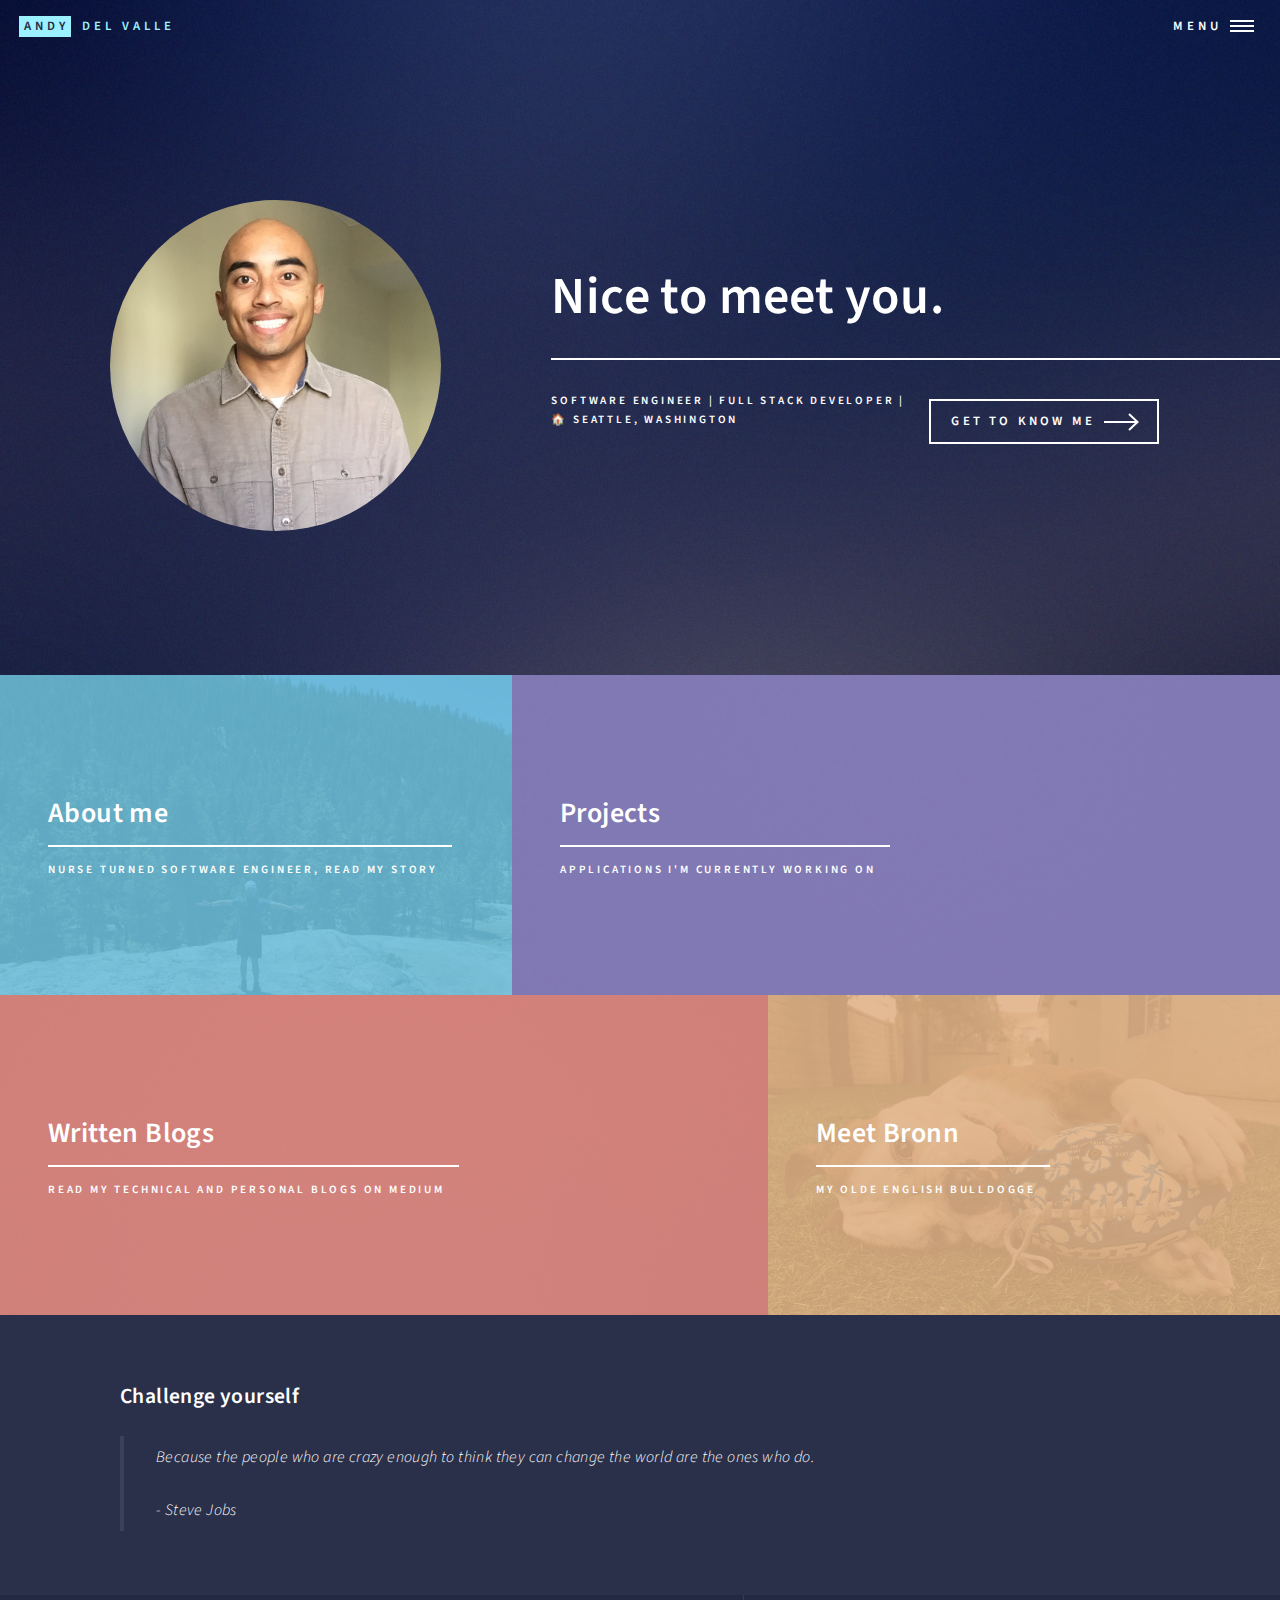
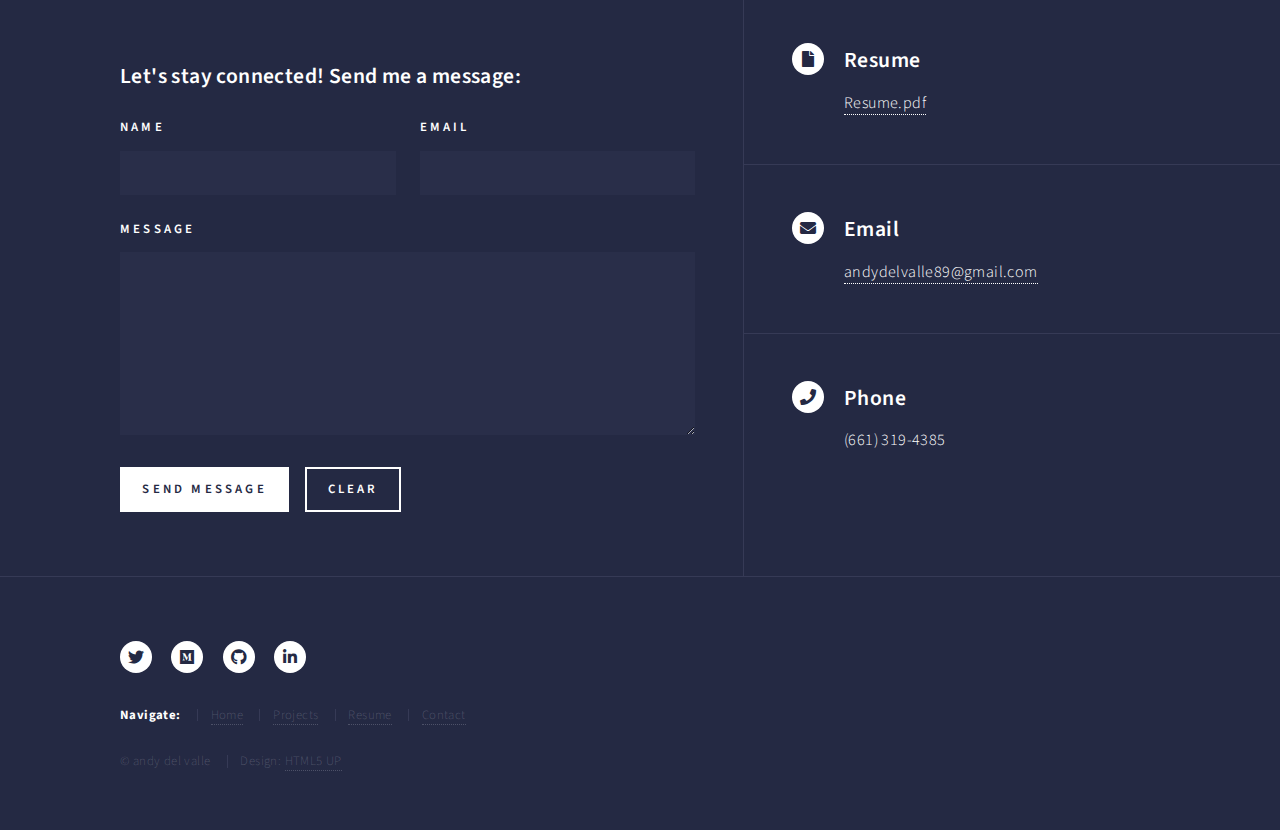
<file: index.html>
<!DOCTYPE html>
<html>
  <head>
    <title>Andy del Valle</title>
    <link rel="icon" href="./images/a_cap.png">    
    <meta charset="utf-8" />
    <meta
      name="viewport"
      content="width=device-width, initial-scale=1, user-scalable=no"
    />
    <link rel="stylesheet" href="assets/css/main.css" />
    <noscript
      ><link rel="stylesheet" href="assets/css/noscript.css"
    /></noscript>
  </head>
  <body class="is-preload">
    <!-- Wrapper -->
    <div id="wrapper">
      <!-- Header -->
      <header id="header" class="alt">
        <a href="index.html" class="logo"
          ><strong>andy</strong> <span>del Valle</span></a
        >
        <nav>
          <a href="#menu">Menu</a>
        </nav>
      </header>

      <!-- Menu -->
      <nav id="menu">
        <ul class="links">
          <li><a href="index.html">Home</a></li>
          <li><a href="projects.html">Projects</a></li>
          <li><a href="images/andy-delvalle-resume.pdf">Resume</a></li>
          <li><a href="contact.html">Contact</a></li>
        </ul>
      </nav>

      <!-- Banner -->
      <section id="bannerPhoto" class="major">
        <div>
          <img
            class="profilePhoto"
            src="images/adv.jpg"
            alt="Andy profile photo"
          />
        </div>
        <div class="inner">
          <header class="major">
            <h1>Nice to meet you.</h1>
          </header>
          <div class="content">
            <div>

              <p>
                software engineer | full stack developer |<br />
                <span>🏠</span> Seattle, Washington
              </p>
            </div>
            <ul class="actions">
              <li>
                <a href="#one" class="button next scrolly">Get to know me</a>
              </li>
            </ul>
          </div>
        </div>
      </section>

      <!-- Main -->
      <div id="main">
        <!-- One -->
        <section id="one" class="tiles">
          <article>
            <span class="image">
              <img
                src="images/sequoia.jpg"
                alt="Andy at Sequoia National Park"
              />
            </span>
            <header class="major">
              <h3><a href="about.html" class="link">About me</a></h3>
              <p>Nurse turned Software Engineer, read my story</p>
            </header>
          </article>
          <article>
            <span class="image">
              <img src="images/pic05.jpg" alt="" />
            </span>
            <header class="major">
              <h3>
                <a href="projects.html" class="link">Projects</a>
              </h3>
              <p>Applications I'm currently working on</p>
            </header>
          </article>
          <article>
            <span class="image">
              <img src="images/pic06.jpg" alt="" />
            </span>
            <header class="major">
              <h3>
                <a href="https://medium.com/@acdelvalle89" class="link"
                  >Written Blogs</a
                >
              </h3>
              <p>Read my technical and personal blogs on Medium</p>
            </header>
          </article>
          <article>
            <span class="image">
              <img src="images/bronn.jpg" alt="Bronn" />
            </span>
            <header class="major">
              <h3><a href="bronn.html" class="link">Meet Bronn</a></h3>
              <p>My Olde english bulldogge</p>
            </header>
          </article>
        </section>

        <!-- Two -->
        <section id="two">
          <div class="inner">
            <h3>Challenge yourself</h3>
                <blockquote>
                  Because the people who are crazy enough to think they can change the world are the ones who do.
                  <br />
                  <br />
                  - Steve Jobs
                </blockquote>
        </section>
      </div>

      <!-- Contact -->
      <section id="contact">
        <div class="inner">
          <section>
            <h3>Let's stay connected! Send me a message:</h3>
            <form action="https://formspree.io/moqkodqp" method="POST">
              <div class="fields">
                <div class="field half">
                  <label for="name">Name</label>
                  <input type="text" name="name" id="name" />
                </div>
                <div class="field half">
                  <label for="email">Email</label>
                  <input type="text" name="email" id="email" />
                </div>
                <div class="field">
                  <label for="message">Message</label>
                  <textarea name="message" id="message" rows="6"></textarea>
                </div>
              </div>
              <ul class="actions">
                <li>
                  <input type="submit" value="Send Message" class="primary" />
                </li>
                <li><input type="reset" value="Clear" /></li>
              </ul>
            </form>
          </section>
          <section class="split">
            <section>
              <div class="contact-method">
                <span class="icon solid alt fa-file"></span>
                <h3>Resume</h3>
                <a href="images/andy-delvalle-resume.pdf">Resume.pdf</a>
              </div>
            </section>
            <section>
              <div class="contact-method">
                <span class="icon solid alt fa-envelope"></span>
                <h3>Email</h3>
                <a href="mailto:mail@andydelvalle89@gmail.com">andydelvalle89@gmail.com</a>
              </div>
            </section>
            <section>
              <div class="contact-method">
                <span class="icon solid alt fa-phone"></span>
                <h3>Phone</h3>
                <span>(661) 319-4385</span>
              </div>
            </section>
          </section>
        </div>
      </section>

      <!-- Footer -->
      <footer id="footer">
        <div class="inner">
          <div class="row">

            <div>
              <ul class="icons">
                <li>
                  <a
                  href="https://twitter.com/andyofthevalley"
                  class="icon brands alt fa-twitter"
                  ><span class="label">Twitter</span></a
                  >
                </li>
                <li>
                  <a
                  href="https://medium.com/@acdelvalle89"
                  class="icon brands alt fa-medium"
                  ><span class="label">Blog</span></a
                  >
                </li>
                <li>
                  <a
                  href="https://github.com/andydvalle"
                  class="icon brands alt fa-github"
                  ><span class="label">GitHub</span></a
                  >
                </li>
                <li>
                  <a
                  href="https://www.linkedin.com/in/andydelvalle/"
                  class="icon brands alt fa-linkedin-in"
                  ><span class="label">LinkedIn</span></a
                  >
                </li>
              </ul>
              <ul class="copyright">
                <span style="font-weight: bold;">Navigate:</span>
                <li><a href="index.html">Home</a></li>
                <li><a href="projects.html">Projects</a></li>
                <li><a href="images/andy-delvalle-resume.pdf">Resume</a></li>
                <li><a href="contact.html">Contact</a></li>
              </ul>
              <ul class="copyright">
                <li>&copy; andy del valle</li>
                <li>Design: <a href="https://html5up.net">HTML5 UP</a></li>
              </ul>
            </div>
          </div>
          </div>
        </footer>
    </div>

    <!-- Scripts -->
    <script src="assets/js/jquery.min.js"></script>
    <script src="assets/js/jquery.scrolly.min.js"></script>
    <script src="assets/js/jquery.scrollex.min.js"></script>
    <script src="assets/js/browser.min.js"></script>
    <script src="assets/js/breakpoints.min.js"></script>
    <script src="assets/js/util.js"></script>
    <script src="assets/js/main.js"></script>
  </body>
</html>
</file>
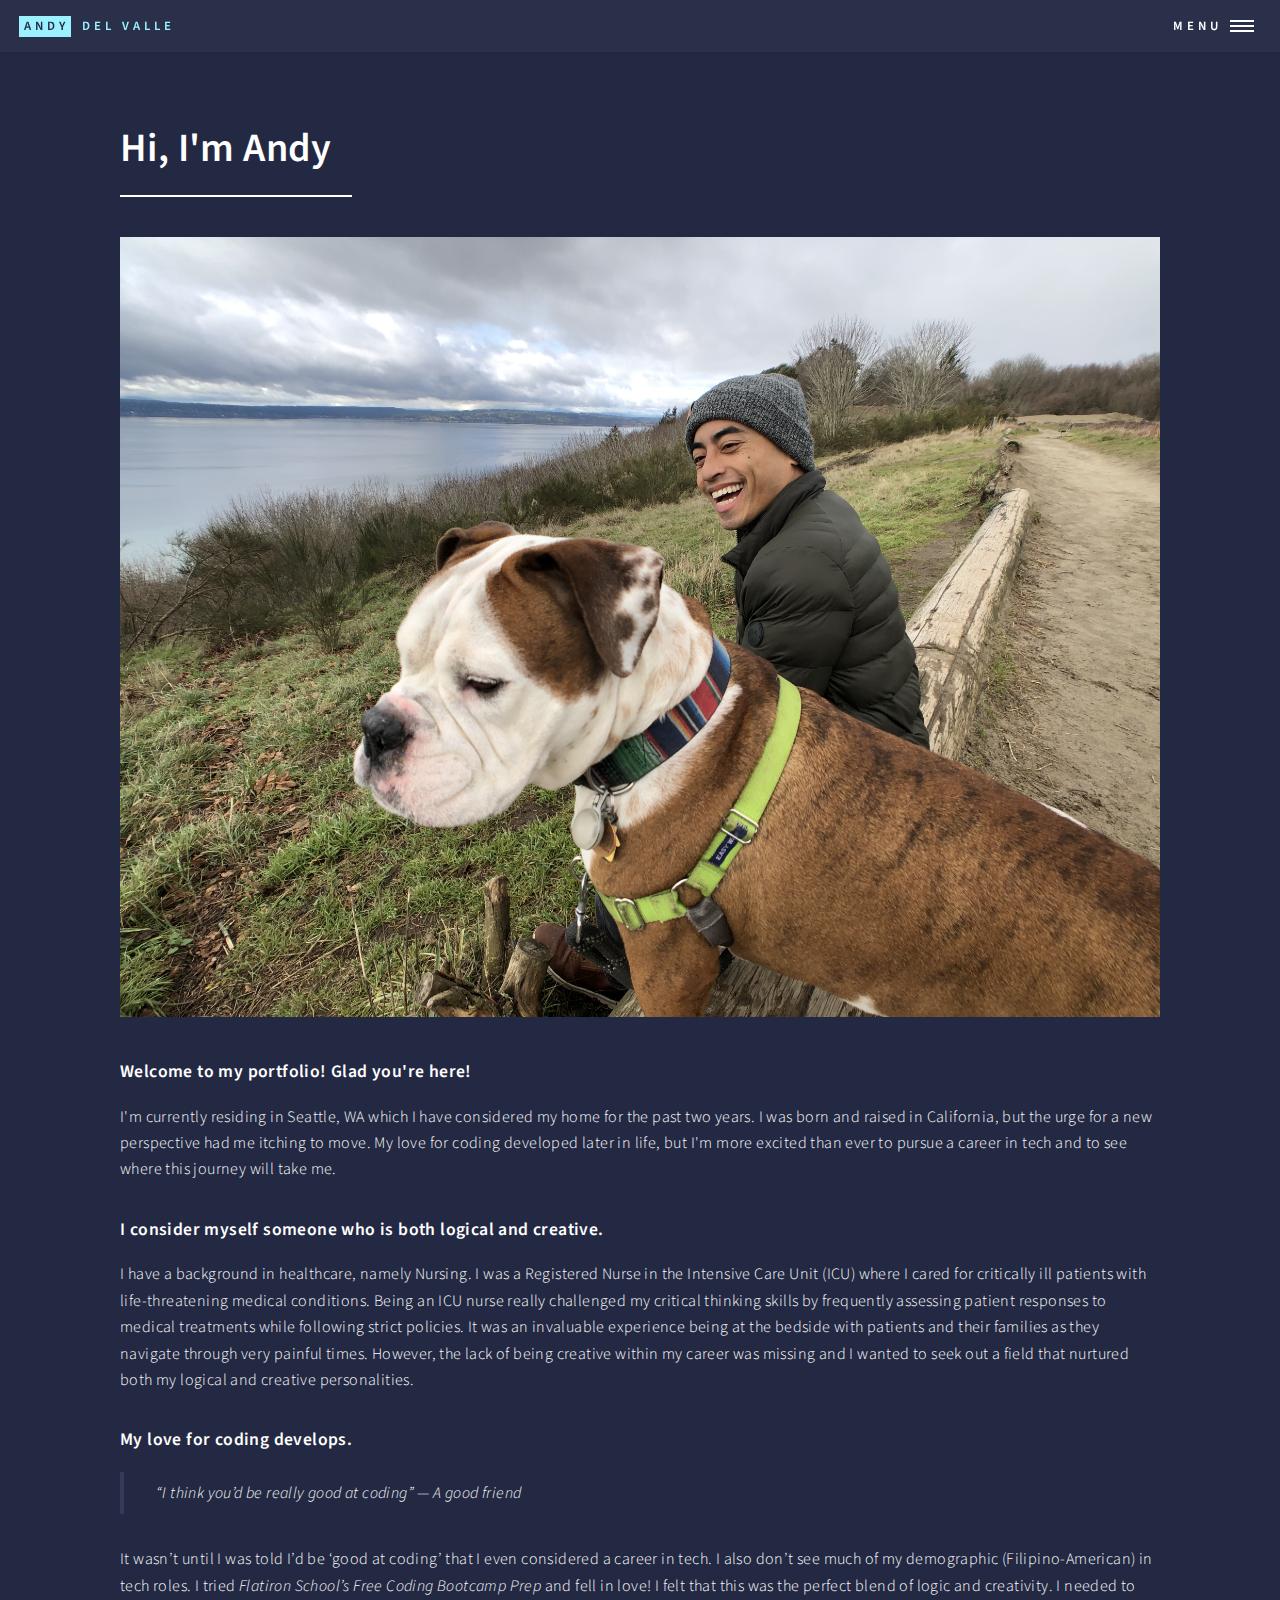
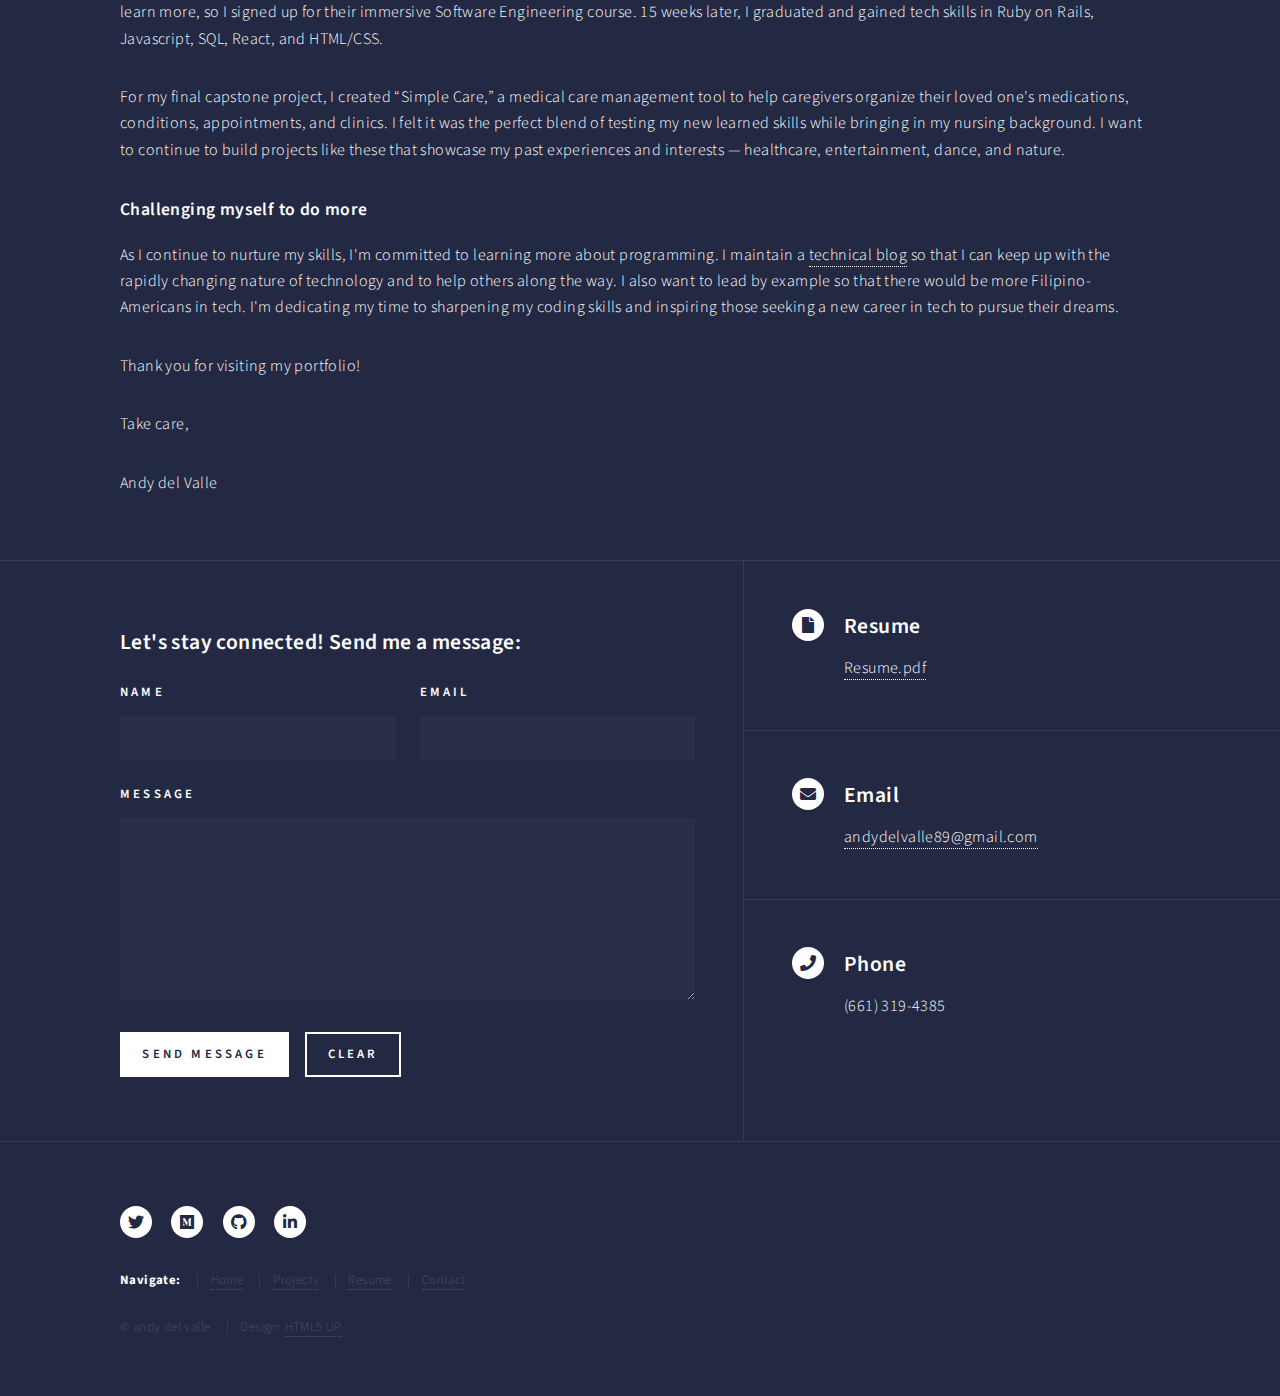
<file: about.html>
<!DOCTYPE html>
<html>
  <head>
    <title>Andy del Valle - About Me</title>
    <link rel="icon" href="./images/a_cap.png" />
    <meta charset="utf-8" />
    <meta
      name="viewport"
      content="width=device-width, initial-scale=1, user-scalable=no"
    />
    <link rel="stylesheet" href="assets/css/main.css" />
    <noscript
      ><link rel="stylesheet" href="assets/css/noscript.css"
    /></noscript>
  </head>
  <body class="is-preload">
    <!-- Wrapper -->
    <div id="wrapper">
      <!-- Header -->
      <header id="header">
        <a href="index.html" class="logo"
          ><strong>andy</strong> <span>del valle</span></a
        >
        <nav>
          <a href="#menu">Menu</a>
        </nav>
      </header>

      <!-- Menu -->
      <nav id="menu">
        <ul class="links">
          <li><a href="index.html">Home</a></li>
          <li><a href="projects.html">Projects</a></li>
          <li>
            <a href="images/andy-delvalle-resume.pdf" target="_blank">Resume</a>
          </li>
          <li><a href="contact.html">Contact</a></li>
        </ul>
      </nav>

      <!-- Main -->
      <div id="main" class="alt">
        <!-- One -->
        <section id="one">
          <div class="inner">
            <header class="major">
              <h1>Hi, I'm Andy</h1>
            </header>
            <span class="image main"
              ><img src="images/bronn_andy.jpg" alt="bronn and andy"
            /></span>
            <h4>Welcome to my portfolio! Glad you're here!</h4>
            <p>
              I'm currently residing in Seattle, WA which I have considered my
              home for the past two years. I was born and raised in California,
              but the urge for a new perspective had me itching to move. My love
              for coding developed later in life, but I'm more excited than ever
              to pursue a career in tech and to see where this journey will take
              me.
            </p>
            <h4>I consider myself someone who is both logical and creative.</h4>
            <p>
              I have a background in healthcare, namely Nursing. I was a
              Registered Nurse in the Intensive Care Unit (ICU) where I cared
              for critically ill patients with life-threatening medical
              conditions. Being an ICU nurse really challenged my critical
              thinking skills by frequently assessing patient responses to
              medical treatments while following strict policies. It was an
              invaluable experience being at the bedside with patients and their
              families as they navigate through very painful times. However, the
              lack of being creative within my career was missing and I wanted
              to seek out a field that nurtured both my logical and creative
              personalities.
            </p>
            <h4>My love for coding develops.</h4>
            <blockquote>
              “I think you’d be really good at coding” — A good friend
            </blockquote>
            <p>
              It wasn’t until I was told I’d be ‘good at coding’ that I even
              considered a career in tech. I also don’t see much of my
              demographic (Filipino-American) in tech roles. I tried
              <i>Flatiron School’s Free Coding Bootcamp Prep</i> and fell in
              love! I felt that this was the perfect blend of logic and
              creativity. I needed to learn more, so I signed up for their
              immersive Software Engineering course. 15 weeks later, I graduated
              and gained tech skills in Ruby on Rails, Javascript, SQL, React,
              and HTML/CSS.
            </p>
            <p>
              For my final capstone project, I created “Simple Care,” a medical
              care management tool to help caregivers organize their loved one's
              medications, conditions, appointments, and clinics. I felt it was
              the perfect blend of testing my new learned skills while bringing
              in my nursing background. I want to continue to build projects
              like these that showcase my past experiences and interests —
              healthcare, entertainment, dance, and nature.
            </p>
            <h4>Challenging myself to do more</h4>
            <p>
              As I continue to nurture my skills, I'm committed to learning more
              about programming. I maintain a
              <a href="https://medium.com/@acdelvalle89">technical blog</a> so
              that I can keep up with the rapidly changing nature of technology
              and to help others along the way. I also want to lead by example
              so that there would be more Filipino-Americans in tech. I'm
              dedicating my time to sharpening my coding skills and inspiring
              those seeking a new career in tech to pursue their dreams.
            </p>
            <p>Thank you for visiting my portfolio!</p>
            <p>Take care,</p>
            <p>Andy del Valle</p>
          </div>
        </section>
      </div>

      <!-- Contact -->
      <section id="contact">
        <div class="inner">
          <section>
            <h3>Let's stay connected! Send me a message:</h3>
            <form action="https://formspree.io/moqkodqp" method="POST">
              <div class="fields">
                <div class="field half">
                  <label for="name">Name</label>
                  <input type="text" name="name" id="name" />
                </div>
                <div class="field half">
                  <label for="email">Email</label>
                  <input type="text" name="email" id="email" />
                </div>
                <div class="field">
                  <label for="message">Message</label>
                  <textarea name="message" id="message" rows="6"></textarea>
                </div>
              </div>
              <ul class="actions">
                <li>
                  <input type="submit" value="Send Message" class="primary" />
                </li>
                <li><input type="reset" value="Clear" /></li>
              </ul>
            </form>
          </section>
          <section class="split">
            <section>
              <div class="contact-method">
                <span class="icon solid alt fa-file"></span>
                <h3>Resume</h3>
                <a href="images/andy-delvalle-resume.pdf">Resume.pdf</a>
              </div>
            </section>
            <section>
              <div class="contact-method">
                <span class="icon solid alt fa-envelope"></span>
                <h3>Email</h3>
                <a href="mailto:mail@andydelvalle89@gmail.com"
                  >andydelvalle89@gmail.com</a
                >
              </div>
            </section>
            <section>
              <div class="contact-method">
                <span class="icon solid alt fa-phone"></span>
                <h3>Phone</h3>
                <span>(661) 319-4385</span>
              </div>
            </section>
          </section>
        </div>
      </section>

      <!-- Footer -->
      <footer id="footer">
        <div class="inner">
          <div class="row">
            <div>
              <ul class="icons">
                <li>
                  <a
                    href="https://twitter.com/andyofthevalley"
                    class="icon brands alt fa-twitter"
                    ><span class="label">Twitter</span></a
                  >
                </li>
                <li>
                  <a
                    href="https://medium.com/@acdelvalle89"
                    class="icon brands alt fa-medium"
                    ><span class="label">Blog</span></a
                  >
                </li>
                <li>
                  <a
                    href="https://github.com/andydvalle"
                    class="icon brands alt fa-github"
                    ><span class="label">GitHub</span></a
                  >
                </li>
                <li>
                  <a
                    href="https://www.linkedin.com/in/andydelvalle/"
                    class="icon brands alt fa-linkedin-in"
                    ><span class="label">LinkedIn</span></a
                  >
                </li>
              </ul>
              <ul class="copyright">
                <span style="font-weight: bold">Navigate:</span>
                <li><a href="index.html">Home</a></li>
                <li><a href="projects.html">Projects</a></li>
                <li><a href="images/andy-delvalle-resume.pdf">Resume</a></li>
                <li><a href="contact.html">Contact</a></li>
              </ul>
              <ul class="copyright">
                <li>&copy; andy del valle</li>
                <li>Design: <a href="https://html5up.net">HTML5 UP</a></li>
              </ul>
            </div>
          </div>
        </div>
      </footer>
    </div>

    <!-- Scripts -->
    <script src="assets/js/jquery.min.js"></script>
    <script src="assets/js/jquery.scrolly.min.js"></script>
    <script src="assets/js/jquery.scrollex.min.js"></script>
    <script src="assets/js/browser.min.js"></script>
    <script src="assets/js/breakpoints.min.js"></script>
    <script src="assets/js/util.js"></script>
    <script src="assets/js/main.js"></script>
  </body>
</html>
</file>
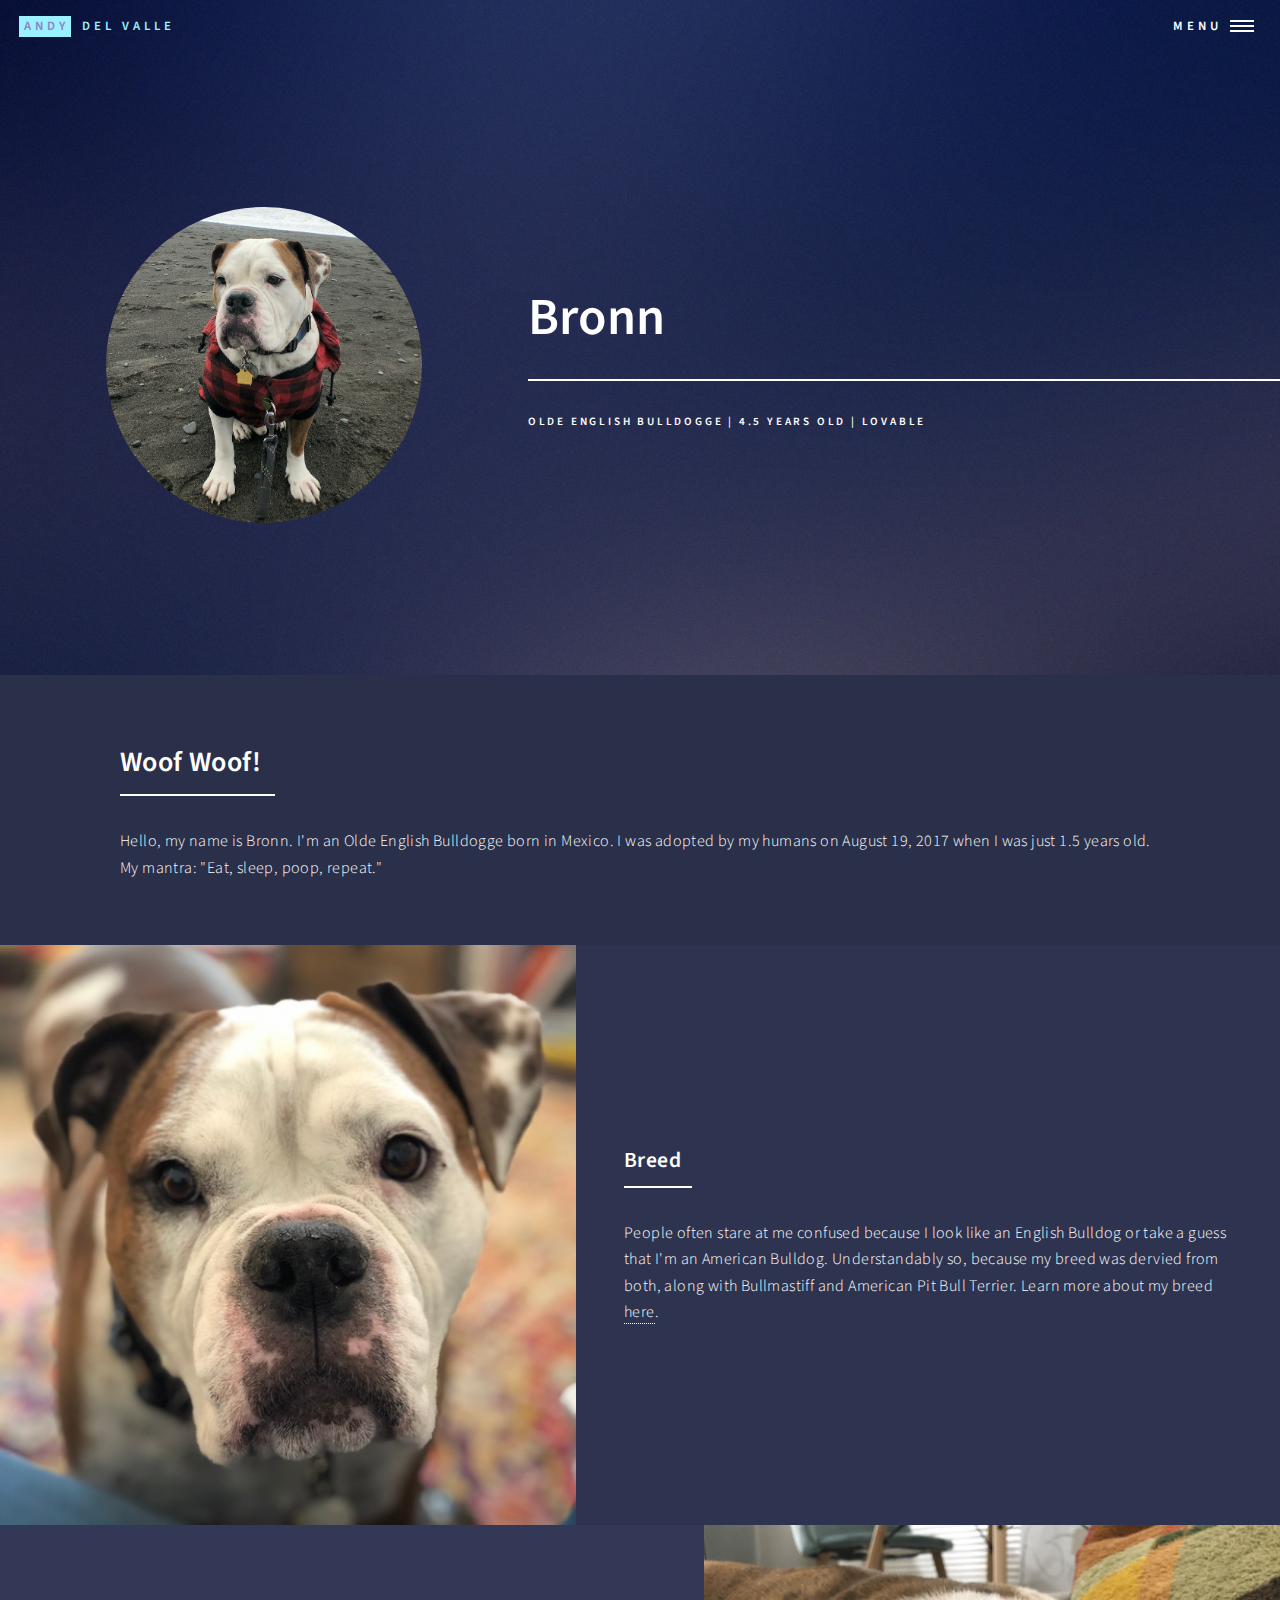
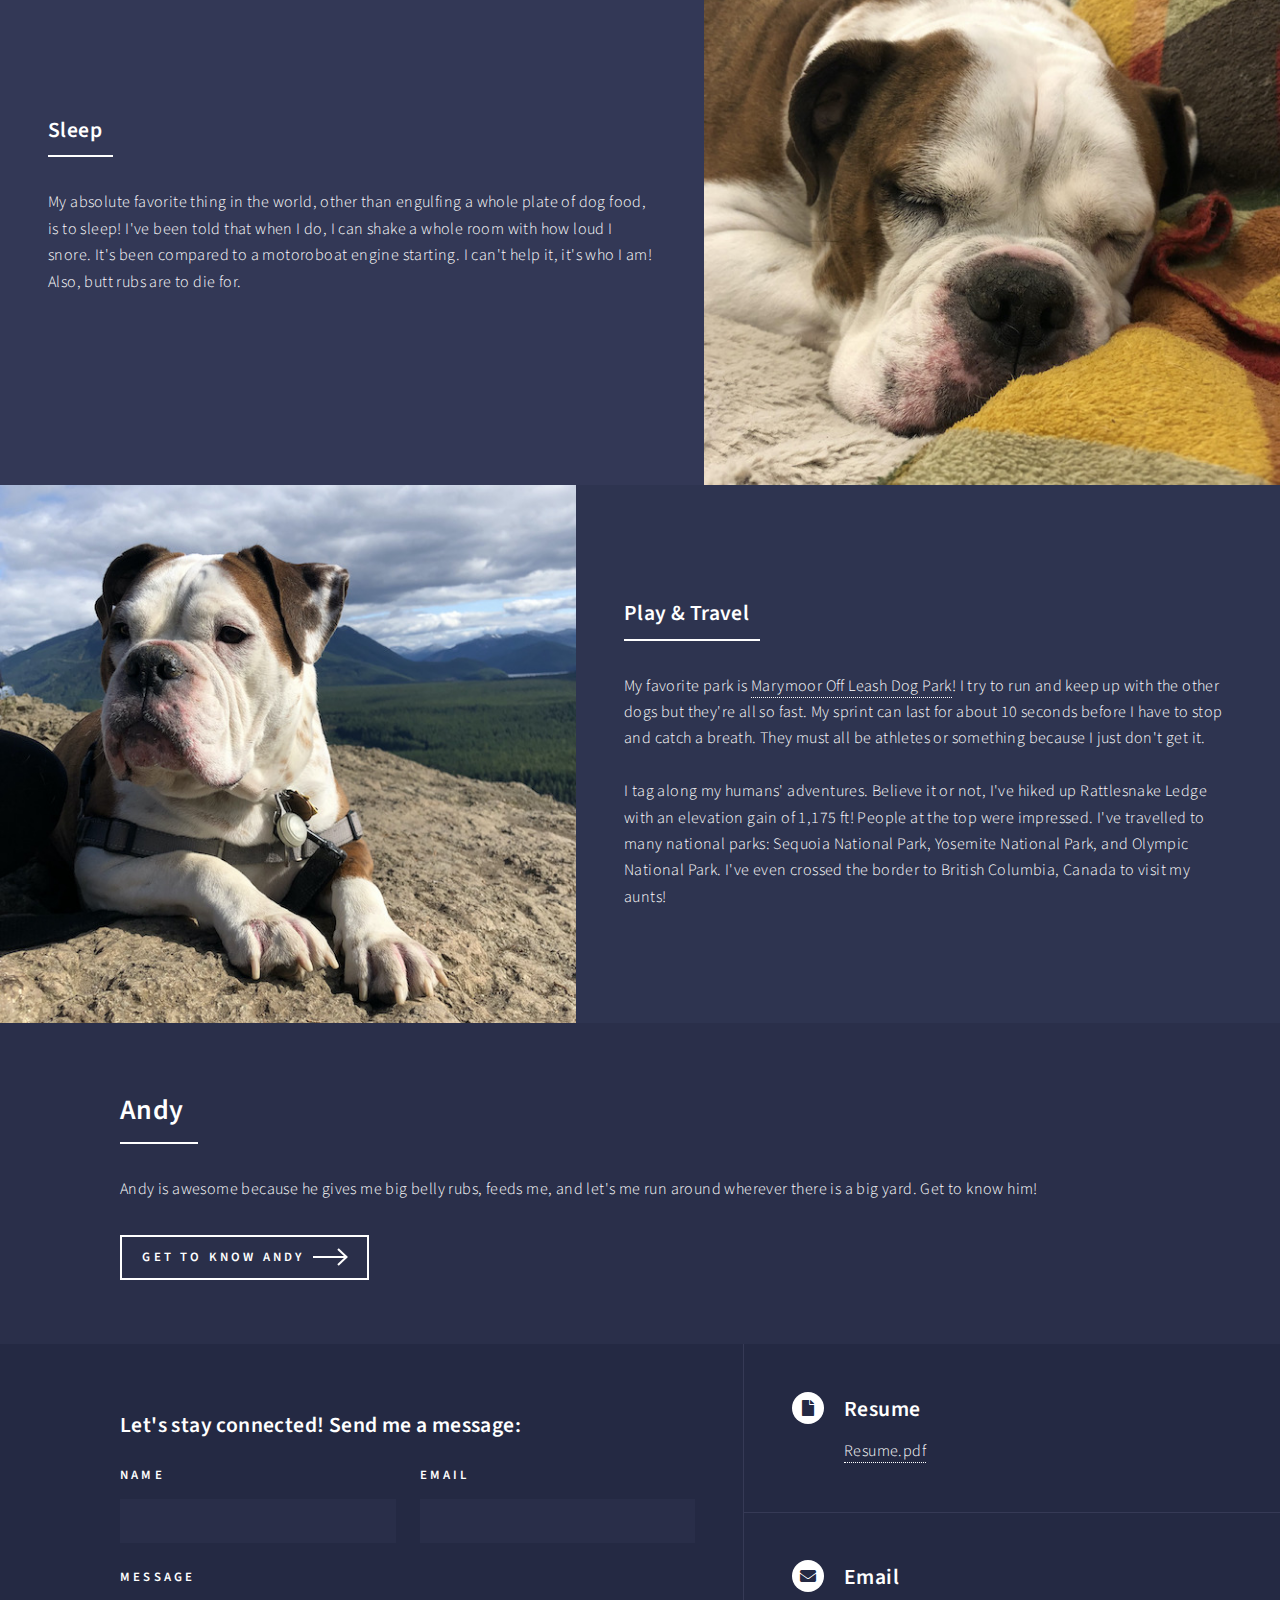
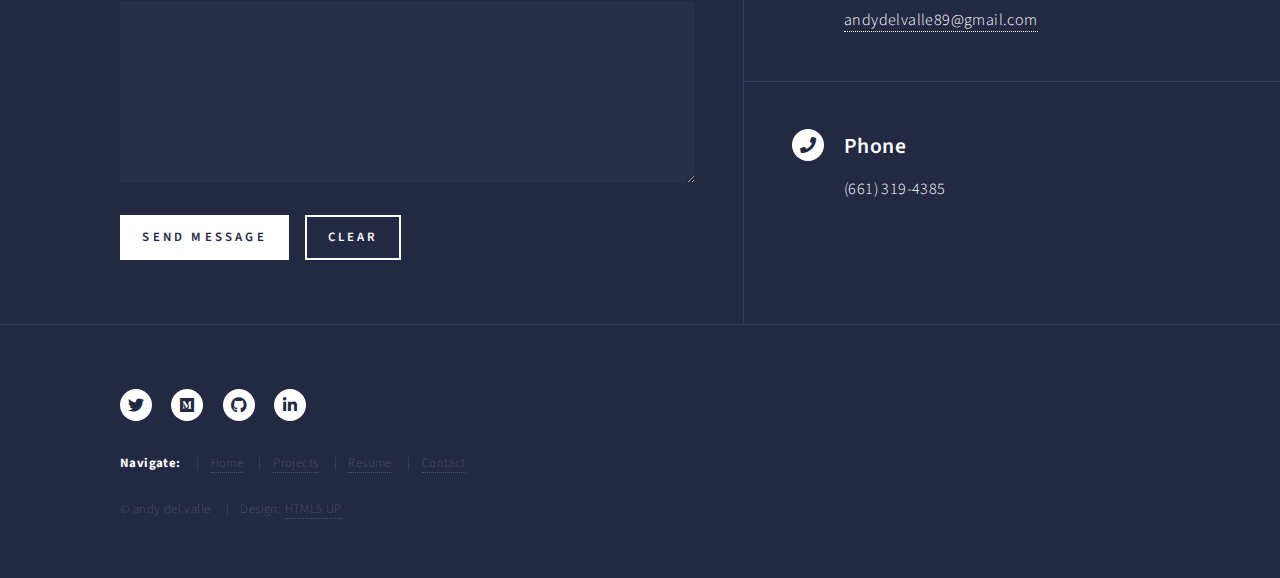
<file: bronn.html>
<!DOCTYPE html>
<html>
  <head>
    <title>Andy del Valle - Meet Bronn</title>
    <link rel="icon" href="./images/a_cap.png" />
    <meta charset="utf-8" />
    <meta
      name="viewport"
      content="width=device-width, initial-scale=1, user-scalable=no"
    />
    <link rel="stylesheet" href="assets/css/main.css" />
    <noscript
      ><link rel="stylesheet" href="assets/css/noscript.css"
    /></noscript>
  </head>
  <body class="is-preload">
    <!-- Wrapper -->
    <div id="wrapper">
      <!-- Header -->
      <!-- Note: The "styleN" class below should match that of the banner element. -->
      <header id="header" class="alt style2">
        <a href="index.html" class="logo"
          ><strong>andy</strong> <span>del valle</span></a
        >
        <nav>
          <a href="#menu">Menu</a>
        </nav>
      </header>

      <!-- Menu -->
      <nav id="menu">
        <ul class="links">
          <li><a href="index.html">Home</a></li>
          <li><a href="projects.html">Projects</a></li>
          <li><a href="images/andy-delvalle-resume.pdf">Resume</a></li>
          <li><a href="contact.html">Contact</a></li>
        </ul>
      </nav>

      <!-- Banner -->
      <!-- Note: The "styleN" class below should match that of the header element. -->
      <section id="bannerPhoto" class="major">
        <div>
          <img
            class="profilePhoto"
            src="images/bronn_beach.jpg"
            alt="Bronn at beach"
          />
        </div>
        <div class="inner">
          <header class="major">
            <h1>Bronn</h1>
          </header>
          <div class="content">
            <p>Olde English Bulldogge | 4.5 years old | Lovable</p>
          </div>
        </div>
      </section>

      <!-- Main -->
      <div id="main">
        <!-- One -->
        <section id="one">
          <div class="inner">
            <header class="major">
              <h2>Woof Woof!</h2>
            </header>
            <p>
              Hello, my name is Bronn. I'm an Olde English Bulldogge born in
              Mexico. I was adopted by my humans on August 19, 2017 when I was
              just 1.5 years old. My mantra: "Eat, sleep, poop, repeat."
            </p>
          </div>
        </section>

        <!-- Two -->
        <section id="two" class="spotlights">
          <section>
            <span class="image">
              <img
                src="images/bronn_stare.jpg"
                alt=""
                data-position="25% 25%"
              />
            </span>
            <div class="content">
              <div class="inner">
                <header class="major">
                  <h3>Breed</h3>
                </header>
                <p>
                  People often stare at me confused because I look like an
                  English Bulldog or take a guess that I'm an American Bulldog.
                  Understandably so, because my breed was dervied from both,
                  along with Bullmastiff and American Pit Bull Terrier. Learn
                  more about my breed
                  <a href="https://en.wikipedia.org/wiki/Olde_English_Bulldogge"
                    >here</a
                  >.
                </p>
              </div>
            </div>
          </section>
          <section>
            <span class="image">
              <img
                src="images/bronn_sleep.jpg"
                alt=""
                data-position="center center"
              />
            </span>
            <div class="content">
              <div class="inner">
                <header class="major">
                  <h3>Sleep</h3>
                </header>
                <p>
                  My absolute favorite thing in the world, other than engulfing
                  a whole plate of dog food, is to sleep! I've been told that
                  when I do, I can shake a whole room with how loud I snore.
                  It's been compared to a motoroboat engine starting. I can't
                  help it, it's who I am! Also, butt rubs are to die for.
                </p>
              </div>
            </div>
          </section>
          <section>
            <span class="image">
              <img
                src="images/bronn_hike.jpg"
                alt=""
                data-position="top center"
              />
            </span>
            <div class="content">
              <div class="inner">
                <header class="major">
                  <h3>Play & Travel</h3>
                </header>
                <p>
                  My favorite park is
                  <a
                    href="https://www.kingcounty.gov/services/parks-recreation/parks/parks-and-natural-lands/popular-parks/marymoor/offleash.aspx"
                    >Marymoor Off Leash Dog Park</a
                  >! I try to run and keep up with the other dogs but they're
                  all so fast. My sprint can last for about 10 seconds before I
                  have to stop and catch a breath. They must all be athletes or
                  something because I just don't get it. <br /><br />I tag along
                  my humans' adventures. Believe it or not, I've hiked up
                  Rattlesnake Ledge with an elevation gain of 1,175 ft! People
                  at the top were impressed. I've travelled to many national
                  parks: Sequoia National Park, Yosemite National Park, and
                  Olympic National Park. I've even crossed the border to British
                  Columbia, Canada to visit my aunts!
                </p>
              </div>
            </div>
          </section>
        </section>

        <!-- Three -->
        <section id="three">
          <div class="inner">
            <header class="major">
              <h2>Andy</h2>
            </header>
            <p>
              Andy is awesome because he gives me big belly rubs, feeds me, and
              let's me run around wherever there is a big yard. Get to know him!
            </p>
            <ul class="actions">
              <li>
                <a href="about.html" class="button next">get to know andy</a>
              </li>
            </ul>
          </div>
        </section>
      </div>

      <!-- Contact -->
      <section id="contact">
        <div class="inner">
          <section>
            <h3>Let's stay connected! Send me a message:</h3>
            <form action="https://formspree.io/moqkodqp" method="POST">
              <div class="fields">
                <div class="field half">
                  <label for="name">Name</label>
                  <input type="text" name="name" id="name" />
                </div>
                <div class="field half">
                  <label for="email">Email</label>
                  <input type="text" name="email" id="email" />
                </div>
                <div class="field">
                  <label for="message">Message</label>
                  <textarea name="message" id="message" rows="6"></textarea>
                </div>
              </div>
              <ul class="actions">
                <li>
                  <input type="submit" value="Send Message" class="primary" />
                </li>
                <li><input type="reset" value="Clear" /></li>
              </ul>
            </form>
          </section>
          <section class="split">
            <section>
              <div class="contact-method">
                <span class="icon solid alt fa-file"></span>
                <h3>Resume</h3>
                <a href="images/andy-delvalle-resume.pdf">Resume.pdf</a>
              </div>
            </section>
            <section>
              <div class="contact-method">
                <span class="icon solid alt fa-envelope"></span>
                <h3>Email</h3>
                <a href="mailto:mail@andydelvalle89@gmail.com"
                  >andydelvalle89@gmail.com</a
                >
              </div>
            </section>
            <section>
              <div class="contact-method">
                <span class="icon solid alt fa-phone"></span>
                <h3>Phone</h3>
                <span>(661) 319-4385</span>
              </div>
            </section>
          </section>
        </div>
      </section>

      <!-- Footer -->
      <footer id="footer">
        <div class="inner">
          <div class="row">
            <div>
              <ul class="icons">
                <li>
                  <a
                    href="https://twitter.com/andyofthevalley"
                    class="icon brands alt fa-twitter"
                    ><span class="label">Twitter</span></a
                  >
                </li>
                <li>
                  <a
                    href="https://medium.com/@acdelvalle89"
                    class="icon brands alt fa-medium"
                    ><span class="label">Blog</span></a
                  >
                </li>
                <li>
                  <a
                    href="https://github.com/andydvalle"
                    class="icon brands alt fa-github"
                    ><span class="label">GitHub</span></a
                  >
                </li>
                <li>
                  <a
                    href="https://www.linkedin.com/in/andydelvalle/"
                    class="icon brands alt fa-linkedin-in"
                    ><span class="label">LinkedIn</span></a
                  >
                </li>
              </ul>
              <ul class="copyright">
                <span style="font-weight: bold">Navigate:</span>
                <li><a href="index.html">Home</a></li>
                <li><a href="projects.html">Projects</a></li>
                <li><a href="images/andy-delvalle-resume.pdf">Resume</a></li>
                <li><a href="contact.html">Contact</a></li>
              </ul>
              <ul class="copyright">
                <li>&copy; andy del valle</li>
                <li>Design: <a href="https://html5up.net">HTML5 UP</a></li>
              </ul>
            </div>
          </div>
        </div>
      </footer>
    </div>

    <!-- Scripts -->
    <script src="assets/js/jquery.min.js"></script>
    <script src="assets/js/jquery.scrolly.min.js"></script>
    <script src="assets/js/jquery.scrollex.min.js"></script>
    <script src="assets/js/browser.min.js"></script>
    <script src="assets/js/breakpoints.min.js"></script>
    <script src="assets/js/util.js"></script>
    <script src="assets/js/main.js"></script>
  </body>
</html>
</file>
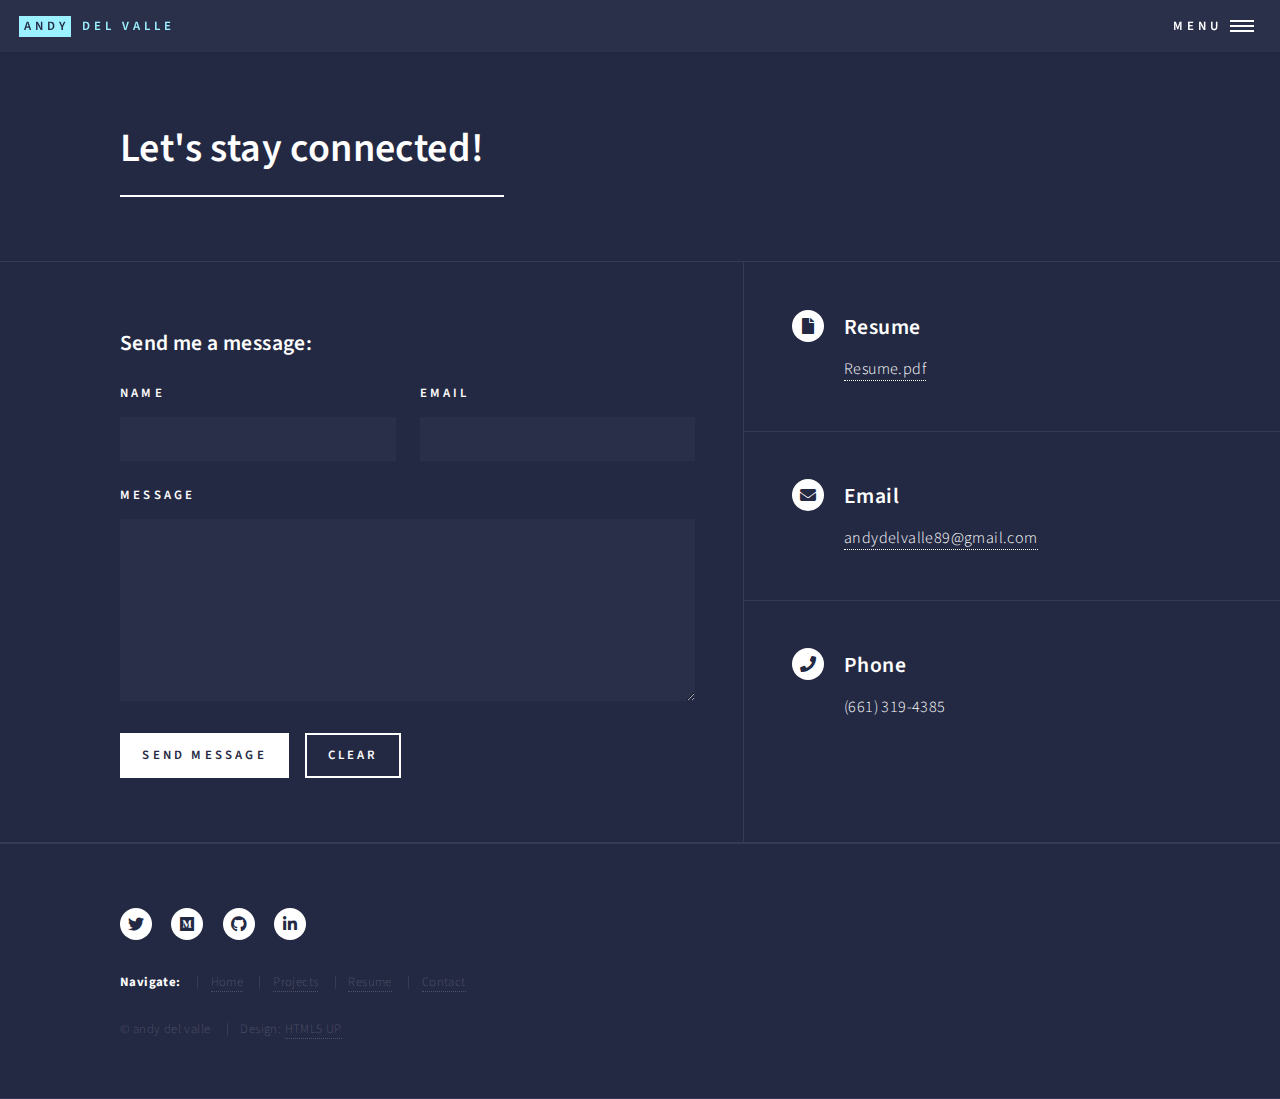
<file: contact.html>
<!DOCTYPE html>
<html>
  <head>
    <title>Andy del Valle - Contact</title>
    <link rel="icon" href="./images/a_cap.png">    
    <meta charset="utf-8" />
    <meta
      name="viewport"
      content="width=device-width, initial-scale=1, user-scalable=no"
    />
    <link rel="stylesheet" href="assets/css/main.css" />
    <noscript
      ><link rel="stylesheet" href="assets/css/noscript.css"
    /></noscript>
  </head>
  <body class="is-preload">
    <!-- Wrapper -->
    <div id="wrapper">
      <!-- Header -->
      <header id="header">
        <a href="index.html" class="logo"
          ><strong>andy</strong> <span>del Valle</span></a
        >
        <nav>
          <a href="#menu">Menu</a>
        </nav>
      </header>
      
      <!-- Menu -->
      <nav id="menu">
        <ul class="links">
          <li><a href="index.html">Home</a></li>
          <li><a href="projects.html">Projects</a></li>
          <li><a href="images/andy-delvalle-resume.pdf">Resume</a></li>
          <li><a href="contact.html">Contact</a></li>
        </ul>
      </nav>

      <!-- Main -->
      <div id="main" class="alt">
        <section id="one">
            <div class="inner">
              <header class="major">
                <h1>Let's stay connected!</h1>
              </header>
            </div>
        </section>

      <!-- Contact -->
      <section id="contact">
        <div class="inner">
          <section>
            <h3>Send me a message:</h3>
            <form action="https://formspree.io/moqkodqp" method="POST">
              <div class="fields">
                <div class="field half">
                  <label for="name">Name</label>
                  <input type="text" name="name" id="name" />
                </div>
                <div class="field half">
                  <label for="email">Email</label>
                  <input type="text" name="email" id="email" />
                </div>
                <div class="field">
                  <label for="message">Message</label>
                  <textarea name="message" id="message" rows="6"></textarea>
                </div>
              </div>
              <ul class="actions">
                <li>
                  <input type="submit" value="Send Message" class="primary" />
                </li>
                <li><input type="reset" value="Clear" /></li>
              </ul>
            </form>
          </section>
          <section class="split">
            <section>
              <div class="contact-method">
                <span class="icon solid alt fa-file"></span>
                <h3>Resume</h3>
                <a href="images/andy-delvalle-resume.pdf">Resume.pdf</a>
              </div>
            </section>
            <section>
              <div class="contact-method">
                <span class="icon solid alt fa-envelope"></span>
                <h3>Email</h3>
                <a href="mailto:mail@andydelvalle89@gmail.com">andydelvalle89@gmail.com</a>
              </div>
            </section>
            <section>
              <div class="contact-method">
                <span class="icon solid alt fa-phone"></span>
                <h3>Phone</h3>
                <span>(661) 319-4385</span>
              </div>
            </section>
          </section>
        </div>
      </section>

      <!-- Footer -->
      <footer id="footer">
        <div class="inner">
          <div class="row">

            <div>
              <ul class="icons">
                <li>
                  <a
                  href="https://twitter.com/andyofthevalley"
                  class="icon brands alt fa-twitter"
                  ><span class="label">Twitter</span></a
                  >
                </li>
                <li>
                  <a
                  href="https://medium.com/@acdelvalle89"
                  class="icon brands alt fa-medium"
                  ><span class="label">Blog</span></a
                  >
                </li>
                <li>
                  <a
                  href="https://github.com/andydvalle"
                  class="icon brands alt fa-github"
                  ><span class="label">GitHub</span></a
                  >
                </li>
                <li>
                  <a
                  href="https://www.linkedin.com/in/andydelvalle/"
                  class="icon brands alt fa-linkedin-in"
                  ><span class="label">LinkedIn</span></a
                  >
                </li>
              </ul>
              <ul class="copyright">
                <span style="font-weight: bold;">Navigate:</span>
                <li><a href="index.html">Home</a></li>
                <li><a href="projects.html">Projects</a></li>
                <li><a href="images/andy-delvalle-resume.pdf">Resume</a></li>
                <li><a href="contact.html">Contact</a></li>
              </ul>
              <ul class="copyright">
                <li>&copy; andy del valle</li>
                <li>Design: <a href="https://html5up.net">HTML5 UP</a></li>
              </ul>
            </div>
          </div>
          </div>
        </footer>
    </div>

    <!-- Scripts -->
    <script src="assets/js/jquery.min.js"></script>
    <script src="assets/js/jquery.scrolly.min.js"></script>
    <script src="assets/js/jquery.scrollex.min.js"></script>
    <script src="assets/js/browser.min.js"></script>
    <script src="assets/js/breakpoints.min.js"></script>
    <script src="assets/js/util.js"></script>
    <script src="assets/js/main.js"></script>
  </body>
</html>
</file>
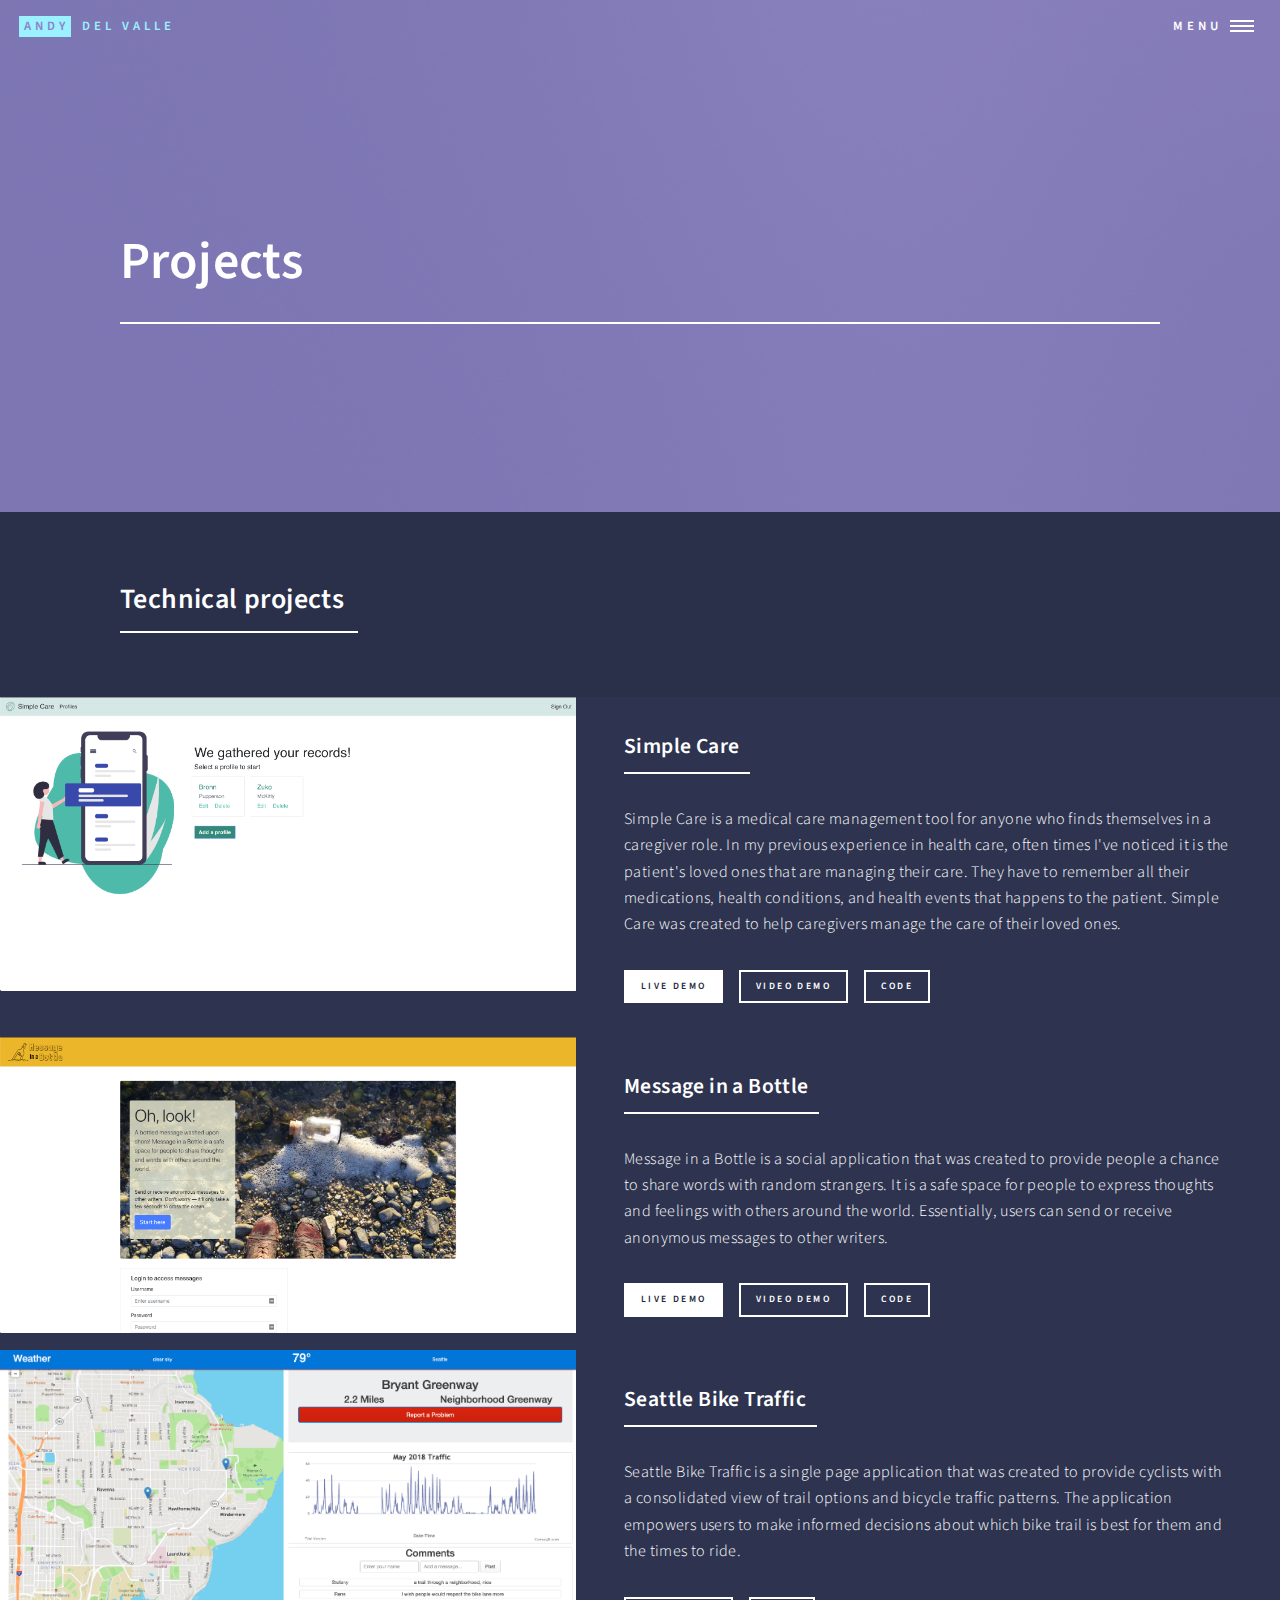
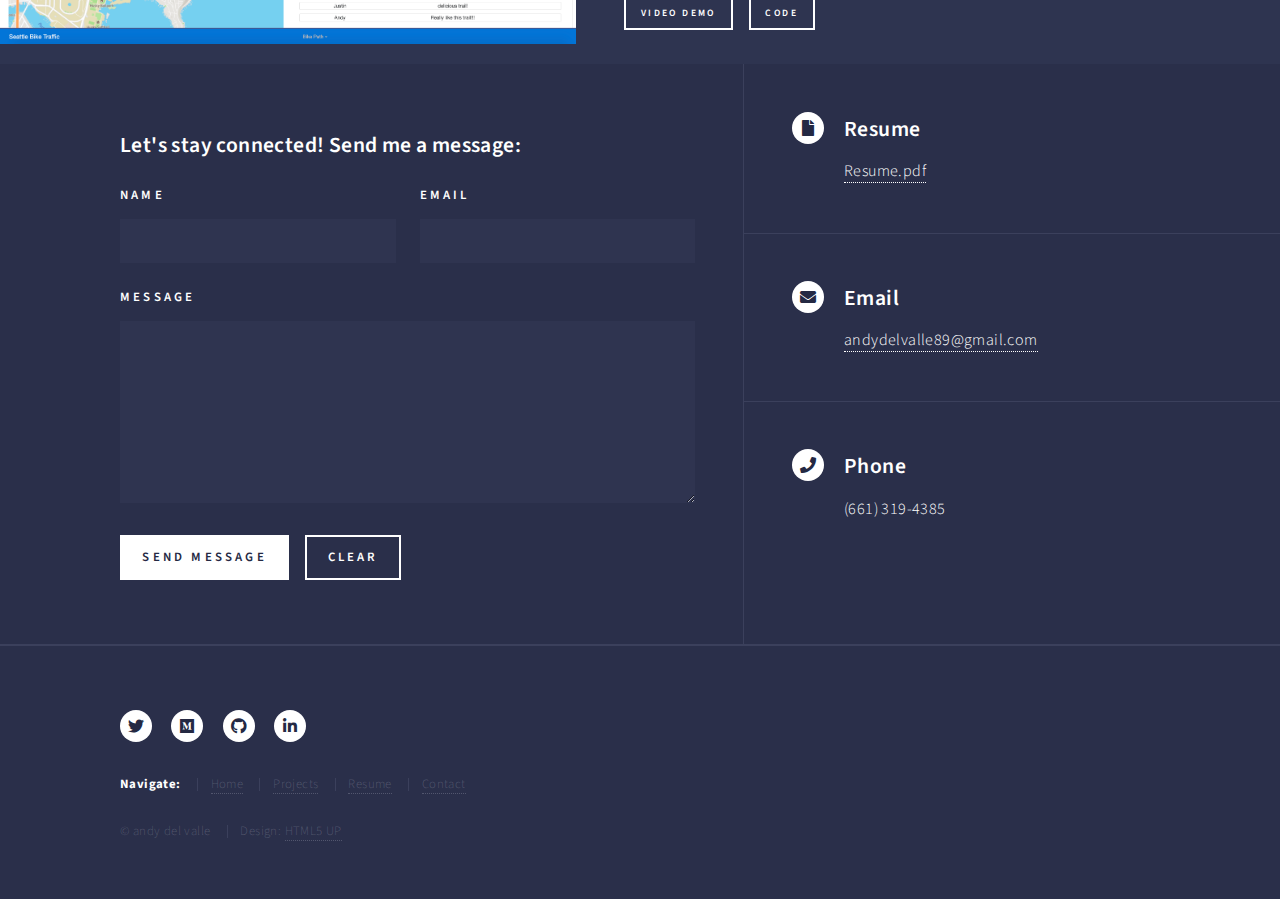
<file: projects.html>
<!DOCTYPE html>
<html>
  <head>
    <title>Andy del Valle - Projects</title>
    <link rel="icon" href="./images/a_cap.png">    
    <meta charset="utf-8" />
    <meta
      name="viewport"
      content="width=device-width, initial-scale=1, user-scalable=no"
    />
    <link rel="stylesheet" href="assets/css/main.css" />
    <noscript
      ><link rel="stylesheet" href="assets/css/noscript.css"
    /></noscript>
  </head>
  <body class="is-preload">
    <!-- Wrapper -->
    <div id="wrapper">
      <!-- Header -->
      <!-- Note: The "styleN" class below should match that of the banner element. -->
      <header id="header" class="alt style2">
        <a href="index.html" class="logo"
          ><strong>andy</strong> <span>del valle</span></a
        >
        <nav>
          <a href="#menu">Menu</a>
        </nav>
      </header>
      
      <!-- Menu -->
      <nav id="menu">
        <ul class="links">
          <li><a href="index.html">Home</a></li>
          <li><a href="projects.html">Projects</a></li>
          <li><a href="images/andy-delvalle-resume.pdf">Resume</a></li>
          <li><a href="contact.html">Contact</a></li>
        </ul>
      </nav>

      <!-- Banner -->
      <!-- Note: The "styleN" class below should match that of the header element. -->
      <section id="banner" class="style2">
        <div class="inner">
          <span class="image">
            <img src="images/pic07.jpg" alt="" />
          </span>
          <header class="major">
            <h1>Projects</h1>
          </header>
<!--           <div class="content">
            <p>Technologies and Tools</p>
          </div>
          <ul class="icons">
            <li><img src="https://devicons.github.io/devicon/devicon.git/icons/javascript/javascript-original.svg" alt="javascript" width="50" height="50"/></li>
            <li><img src="https://devicons.github.io/devicon/devicon.git/icons/react/react-original-wordmark.svg" alt="react" width="50" height="50"/></li>
            <li><img src="https://devicons.github.io/devicon/devicon.git/icons/redux/redux-original.svg" alt="redux" width="50" height="50"/></li>
            <li><img src="https://devicons.github.io/devicon/devicon.git/icons/ruby/ruby-original-wordmark.svg" alt="ruby" width="50" height="50"/></li>
            <li><img src="https://devicons.github.io/devicon/devicon.git/icons/rails/rails-original-wordmark.svg" alt="rails" width="50" height="50"/></li>
            <li><img src="https://devicons.github.io/devicon/devicon.git/icons/postgresql/postgresql-original-wordmark.svg" alt="postgresql" width="50" height="50"/></li>
            <li><img src="https://devicons.github.io/devicon/devicon.git/icons/html5/html5-original-wordmark.svg" alt="html5" width="50" height="50"/></li>
            <li><img src="https://devicons.github.io/devicon/devicon.git/icons/css3/css3-original-wordmark.svg" alt="css3" width="50" height="50"/></li>
            <li><img src="https://www.vectorlogo.zone/logos/git-scm/git-scm-icon.svg" alt="git" width="50" height="50"/></li>
            <li><img src="https://devicons.github.io/devicon/devicon.git/icons/github/github-original.svg" alt="github" width="50" height="50"/></li>
            <li><img src="https://www.vectorlogo.zone/logos/canva/canva-ar21.svg" alt="canva" width="50" height="50"/></li>
            <li><img src="https://devicons.github.io/devicon/devicon.git/icons/bootstrap/bootstrap-plain.svg" alt="bootstrap" width="50" height="50"/></li>
            <li><img src="https://devicons.github.io/devicon/devicon.git/icons/visualstudio/visualstudio-plain.svg" alt="visualstudiocode" width="50" height="50"/></li>
          </ul>
        </div> -->
      </section>

      <!-- Main -->
      <div id="main">
        <!-- One -->
        <section id="one">
          <div class="inner">
            <header class="major">
              <h2>Technical projects</h2>
            </header>
          </div>
        </section>

      <!-- Two -->
      <section id="two" class="spotlights">
        
        <section>
          <span class="image">
            <img
              src="images/simple_care.png"
              alt=""
              data-position="top center"
            />
          </span>
          <div class="content">
            <div class="inner">
              <header class="major">
                <h3>Simple Care</h3>
              </header>
              <p>
                Simple Care is a medical care management tool for anyone who
                finds themselves in a caregiver role. In my previous experience
                in health care, often times I've noticed it is the patient's
                loved ones that are managing their care. They have to remember
                all their medications, health conditions, and health events that
                happens to the patient. Simple Care was created to help caregivers manage the care of
                their loved ones.
              </p>
              <ul class="actions">
                <li>
                  <a
                    href="https://simplecare.netlify.app/"
                    class="button primary small"
                    >Live Demo</a
                  >
                </li>
                <li>
                  <a
                    href="https://www.youtube.com/watch?v=DI4j9yhgR2U&t=24s"
                    class="button small"
                    >Video Demo</a
                  >
                </li>
                <li>
                  <a
                    href="https://github.com/andydvalle/capstone-project-frontend"
                    class="button small"
                    >Code</a
                  >
                </li>
              </ul>
            </div>
          </div>
        </section>
        <section></section>
        <section>
          <span class="image">
            <img
              src="images/message_bottle.png"
              alt=""
              data-position="top center"
            />
          </span>
          <div class="content">
            <div class="inner">
              <header class="major">
                <h3>Message in a Bottle</h3>
              </header>
              <p>
                Message in a Bottle is a social application that was created to
                provide people a chance to share words with random strangers. It
                is a safe space for people to express thoughts and feelings with
                others around the world. Essentially, users can send or receive
                anonymous messages to other writers.
              </p>
              <ul class="actions">
                <li>
                  <a
                    href="https://messageinabottle.netlify.app/"
                    class="button primary small"
                    >Live Demo</a
                  >
                </li>
                <li>
                  <a
                    href="https://www.youtube.com/watch?v=6Rj1ToRvkI8"
                    class="button small"
                    >Video Demo</a
                  >
                </li>
                <li>
                  <a
                    href="https://github.com/andydvalle/message-in-a-bottle-frontend"
                    class="button small"
                    >Code</a
                  >
                </li>
              </ul>
            </div>
          </div>
        </section>
        <section></section>
        <section>
          <span class="image">
            <img src="images/bike_traffic.png" alt="" data-position="25% 25%" />
          </span>
          <div class="content">
            <div class="inner">
              <header class="major">
                <h3>Seattle Bike Traffic</h3>
              </header>
              <p>
                Seattle Bike Traffic is a single page application that was
                created to provide cyclists with a consolidated view of trail
                options and bicycle traffic patterns. The application empowers
                users to make informed decisions about which bike trail is best
                for them and the times to ride.
              </p>
              <ul class="actions">
                <li>
                  <a
                    href="https://www.youtube.com/watch?v=x6pqLOg-V0w"
                    class="button small"
                    >Video Demo</a
                  >
                </li>
                <li>
                  <a
                    href="https://github.com/andydvalle/seattle-cycling-traffic-frontend"
                    class="button small"
                    >Code</a
                  >
                </li>
              </ul>
            </div>
          </div>
        </section>
      </section>

      <!-- Contact -->
      <section id="contact">
        <div class="inner">
          <section>
            <h3>Let's stay connected! Send me a message:</h3>
            <form action="https://formspree.io/moqkodqp" method="POST">
              <div class="fields">
                <div class="field half">
                  <label for="name">Name</label>
                  <input type="text" name="name" id="name" />
                </div>
                <div class="field half">
                  <label for="email">Email</label>
                  <input type="text" name="email" id="email" />
                </div>
                <div class="field">
                  <label for="message">Message</label>
                  <textarea name="message" id="message" rows="6"></textarea>
                </div>
              </div>
              <ul class="actions">
                <li>
                  <input type="submit" value="Send Message" class="primary" />
                </li>
                <li><input type="reset" value="Clear" /></li>
              </ul>
            </form>
          </section>
          <section class="split">
            <section>
              <div class="contact-method">
                <span class="icon solid alt fa-file"></span>
                <h3>Resume</h3>
                <a href="images/andy-delvalle-resume.pdf">Resume.pdf</a>
              </div>
            </section>
            <section>
              <div class="contact-method">
                <span class="icon solid alt fa-envelope"></span>
                <h3>Email</h3>
                <a href="mailto:mail@andydelvalle89@gmail.com">andydelvalle89@gmail.com</a>
              </div>
            </section>
            <section>
              <div class="contact-method">
                <span class="icon solid alt fa-phone"></span>
                <h3>Phone</h3>
                <span>(661) 319-4385</span>
              </div>
            </section>
          </section>
        </div>
      </section>

      <!-- Footer -->
      <footer id="footer">
        <div class="inner">
          <div class="row">

            <div>
              <ul class="icons">
                <li>
                  <a
                  href="https://twitter.com/andyofthevalley"
                  class="icon brands alt fa-twitter"
                  ><span class="label">Twitter</span></a
                  >
                </li>
                <li>
                  <a
                  href="https://medium.com/@acdelvalle89"
                  class="icon brands alt fa-medium"
                  ><span class="label">Blog</span></a
                  >
                </li>
                <li>
                  <a
                  href="https://github.com/andydvalle"
                  class="icon brands alt fa-github"
                  ><span class="label">GitHub</span></a
                  >
                </li>
                <li>
                  <a
                  href="https://www.linkedin.com/in/andydelvalle/"
                  class="icon brands alt fa-linkedin-in"
                  ><span class="label">LinkedIn</span></a
                  >
                </li>
              </ul>
              <ul class="copyright">
                <span style="font-weight: bold;">Navigate:</span>
                <li><a href="index.html">Home</a></li>
                <li><a href="projects.html">Projects</a></li>
                <li><a href="images/andy-delvalle-resume.pdf">Resume</a></li>
                <li><a href="contact.html">Contact</a></li>
              </ul>
              <ul class="copyright">
                <li>&copy; andy del valle</li>
                <li>Design: <a href="https://html5up.net">HTML5 UP</a></li>
              </ul>
            </div>
          </div>
          </div>
        </footer>
    </div>

    <!-- Scripts -->
    <script src="assets/js/jquery.min.js"></script>
    <script src="assets/js/jquery.scrolly.min.js"></script>
    <script src="assets/js/jquery.scrollex.min.js"></script>
    <script src="assets/js/browser.min.js"></script>
    <script src="assets/js/breakpoints.min.js"></script>
    <script src="assets/js/util.js"></script>
    <script src="assets/js/main.js"></script>
  </body>
</html>
</file>
<file: assets/css/noscript.css>
/*
	Forty by HTML5 UP
	html5up.net | @ajlkn
	Free for personal and commercial use under the CCA 3.0 license (html5up.net/license)
*/

/* Banner */

	body.is-preload #banner:after {
		opacity: 0.85;
	}

	body.is-preload #banner > .inner {
		-moz-filter: none;
		-webkit-filter: none;
		-ms-filter: none;
		filter: none;
		-moz-transform: none;
		-webkit-transform: none;
		-ms-transform: none;
		transform: none;
		opacity: 1;
	}
</file>
<file: assets/css/main.css>
@import url(fontawesome-all.min.css);
@import url("https://fonts.googleapis.com/css?family=Source+Sans+Pro:300,300italic,600,600italic");

/*
	Forty by HTML5 UP
	html5up.net | @ajlkn
	Free for personal and commercial use under the CCA 3.0 license (html5up.net/license)
*/

.profilePhoto {
  border-radius: 50%;
  width: 60%;
  margin-left: 20%;
}

@media screen and (max-width: 480px) {
  .profilePhoto {
    margin-bottom: 15%;
  }
}

html,
body,
div,
span,
applet,
object,
iframe,
h1,
h2,
h3,
h4,
h5,
h6,
p,
blockquote,
pre,
a,
abbr,
acronym,
address,
big,
cite,
code,
del,
dfn,
em,
img,
ins,
kbd,
q,
s,
samp,
small,
strike,
strong,
sub,
sup,
tt,
var,
b,
u,
i,
center,
dl,
dt,
dd,
ol,
ul,
li,
fieldset,
form,
label,
legend,
table,
caption,
tbody,
tfoot,
thead,
tr,
th,
td,
article,
aside,
canvas,
details,
embed,
figure,
figcaption,
footer,
header,
hgroup,
menu,
nav,
output,
ruby,
section,
summary,
time,
mark,
audio,
video {
  margin: 0;
  padding: 0;
  border: 0;
  font-size: 100%;
  font: inherit;
  vertical-align: baseline;
}

article,
aside,
details,
figcaption,
figure,
footer,
header,
hgroup,
menu,
nav,
section {
  display: block;
}

body {
  line-height: 1;
}

ol,
ul {
  list-style: none;
}

blockquote,
q {
  quotes: none;
}

blockquote:before,
blockquote:after,
q:before,
q:after {
  content: "";
  content: none;
}

table {
  border-collapse: collapse;
  border-spacing: 0;
}

body {
  -webkit-text-size-adjust: none;
}

mark {
  background-color: transparent;
  color: inherit;
}

input::-moz-focus-inner {
  border: 0;
  padding: 0;
}

input,
select,
textarea {
  -moz-appearance: none;
  -webkit-appearance: none;
  -ms-appearance: none;
  appearance: none;
}

/* Basic */

@-ms-viewport {
  width: device-width;
}

body {
  -ms-overflow-style: scrollbar;
}

@media screen and (max-width: 480px) {
  html,
  body {
    min-width: 320px;
  }
}

html {
  box-sizing: border-box;
}

*,
*:before,
*:after {
  box-sizing: inherit;
}

body {
  background: #242943;
}

body.is-preload *,
body.is-preload *:before,
body.is-preload *:after {
  -moz-animation: none !important;
  -webkit-animation: none !important;
  -ms-animation: none !important;
  animation: none !important;
  -moz-transition: none !important;
  -webkit-transition: none !important;
  -ms-transition: none !important;
  transition: none !important;
}

/* Type */

body,
input,
select,
textarea {
  color: #ffffff;
  font-family: "Source Sans Pro", Helvetica, sans-serif;
  font-size: 17pt;
  font-weight: 300;
  letter-spacing: 0.025em;
  line-height: 1.65;
}

@media screen and (max-width: 1680px) {
  body,
  input,
  select,
  textarea {
    font-size: 14pt;
  }
}

@media screen and (max-width: 1280px) {
  body,
  input,
  select,
  textarea {
    font-size: 12pt;
  }
}

@media screen and (max-width: 360px) {
  body,
  input,
  select,
  textarea {
    font-size: 11pt;
  }
}

a {
  -moz-transition: color 0.2s ease-in-out, border-bottom-color 0.2s ease-in-out;
  -webkit-transition: color 0.2s ease-in-out,
    border-bottom-color 0.2s ease-in-out;
  -ms-transition: color 0.2s ease-in-out, border-bottom-color 0.2s ease-in-out;
  transition: color 0.2s ease-in-out, border-bottom-color 0.2s ease-in-out;
  border-bottom: dotted 1px;
  color: inherit;
  text-decoration: none;
}

a:hover {
  border-bottom-color: transparent;
  color: #9bf1ff !important;
}

a:active {
  color: #53e3fb !important;
}

strong,
b {
  color: #ffffff;
  font-weight: 600;
}

em,
i {
  font-style: italic;
}

p {
  margin: 0 0 2em 0;
}

h1,
h2,
h3,
h4,
h5,
h6 {
  color: #ffffff;
  font-weight: 600;
  line-height: 1.65;
  margin: 0 0 1em 0;
}

h1 a,
h2 a,
h3 a,
h4 a,
h5 a,
h6 a {
  color: inherit;
  border-bottom: 0;
}

h1 {
  font-size: 2.5em;
}

h2 {
  font-size: 1.75em;
}

h3 {
  font-size: 1.35em;
}

h4 {
  font-size: 1.1em;
}

h5 {
  font-size: 0.9em;
}

h6 {
  font-size: 0.7em;
}

@media screen and (max-width: 736px) {
  h1 {
    font-size: 2em;
  }

  h2 {
    font-size: 1.5em;
  }

  h3 {
    font-size: 1.25em;
  }
}

sub {
  font-size: 0.8em;
  position: relative;
  top: 0.5em;
}

sup {
  font-size: 0.8em;
  position: relative;
  top: -0.5em;
}

blockquote {
  border-left: solid 4px rgba(212, 212, 255, 0.1);
  font-style: italic;
  margin: 0 0 2em 0;
  padding: 0.5em 0 0.5em 2em;
}

code {
  background: rgba(212, 212, 255, 0.035);
  font-family: "Courier New", monospace;
  font-size: 0.9em;
  margin: 0 0.25em;
  padding: 0.25em 0.65em;
}

pre {
  -webkit-overflow-scrolling: touch;
  font-family: "Courier New", monospace;
  font-size: 0.9em;
  margin: 0 0 2em 0;
}

pre code {
  display: block;
  line-height: 1.75;
  padding: 1em 1.5em;
  overflow-x: auto;
}

hr {
  border: 0;
  border-bottom: solid 1px rgba(212, 212, 255, 0.1);
  margin: 2em 0;
}

hr.major {
  margin: 3em 0;
}

.align-left {
  text-align: left;
}

.align-center {
  text-align: center;
}

.align-right {
  text-align: right;
}

/* Row */

.row {
  display: flex;
  flex-wrap: wrap;
  box-sizing: border-box;
  align-items: stretch;
}

.row > * {
  box-sizing: border-box;
}

.row.gtr-uniform > * > :last-child {
  margin-bottom: 0;
}

.row.aln-left {
  justify-content: flex-start;
}

.row.aln-center {
  justify-content: center;
}

.row.aln-right {
  justify-content: flex-end;
}

.row.aln-top {
  align-items: flex-start;
}

.row.aln-middle {
  align-items: center;
}

.row.aln-bottom {
  align-items: flex-end;
}

.row > .imp {
  order: -1;
}

.row > .col-1 {
  width: 8.33333%;
}

.row > .off-1 {
  margin-left: 8.33333%;
}

.row > .col-2 {
  width: 16.66667%;
}

.row > .off-2 {
  margin-left: 16.66667%;
}

.row > .col-3 {
  width: 25%;
}

.row > .off-3 {
  margin-left: 25%;
}

.row > .col-4 {
  width: 33.33333%;
}

.row > .off-4 {
  margin-left: 33.33333%;
}

.row > .col-5 {
  width: 41.66667%;
}

.row > .off-5 {
  margin-left: 41.66667%;
}

.row > .col-6 {
  width: 50%;
}

.row > .off-6 {
  margin-left: 50%;
}

.row > .col-7 {
  width: 58.33333%;
}

.row > .off-7 {
  margin-left: 58.33333%;
}

.row > .col-8 {
  width: 66.66667%;
}

.row > .off-8 {
  margin-left: 66.66667%;
}

.row > .col-9 {
  width: 75%;
}

.row > .off-9 {
  margin-left: 75%;
}

.row > .col-10 {
  width: 83.33333%;
}

.row > .off-10 {
  margin-left: 83.33333%;
}

.row > .col-11 {
  width: 91.66667%;
}

.row > .off-11 {
  margin-left: 91.66667%;
}

.row > .col-12 {
  width: 100%;
}

.row > .off-12 {
  margin-left: 100%;
}

.row.gtr-0 {
  margin-top: 0;
  margin-left: 0em;
}

.row.gtr-0 > * {
  padding: 0 0 0 0em;
}

.row.gtr-0.gtr-uniform {
  margin-top: 0em;
}

.row.gtr-0.gtr-uniform > * {
  padding-top: 0em;
}

.row.gtr-25 {
  margin-top: 0;
  margin-left: -0.5em;
}

.row.gtr-25 > * {
  padding: 0 0 0 0.5em;
}

.row.gtr-25.gtr-uniform {
  margin-top: -0.5em;
}

.row.gtr-25.gtr-uniform > * {
  padding-top: 0.5em;
}

.row.gtr-50 {
  margin-top: 0;
  margin-left: -1em;
}

.row.gtr-50 > * {
  padding: 0 0 0 1em;
}

.row.gtr-50.gtr-uniform {
  margin-top: -1em;
}

.row.gtr-50.gtr-uniform > * {
  padding-top: 1em;
}

.row {
  margin-top: 0;
  margin-left: -2em;
}

.row > * {
  padding: 0 0 0 2em;
}

.row.gtr-uniform {
  margin-top: -2em;
}

.row.gtr-uniform > * {
  padding-top: 2em;
}

.row.gtr-150 {
  margin-top: 0;
  margin-left: -3em;
}

.row.gtr-150 > * {
  padding: 0 0 0 3em;
}

.row.gtr-150.gtr-uniform {
  margin-top: -3em;
}

.row.gtr-150.gtr-uniform > * {
  padding-top: 3em;
}

.row.gtr-200 {
  margin-top: 0;
  margin-left: -4em;
}

.row.gtr-200 > * {
  padding: 0 0 0 4em;
}

.row.gtr-200.gtr-uniform {
  margin-top: -4em;
}

.row.gtr-200.gtr-uniform > * {
  padding-top: 4em;
}

@media screen and (max-width: 1680px) {
  .row {
    display: flex;
    flex-wrap: wrap;
    box-sizing: border-box;
    align-items: stretch;
  }

  .row > * {
    box-sizing: border-box;
  }

  .row.gtr-uniform > * > :last-child {
    margin-bottom: 0;
  }

  .row.aln-left {
    justify-content: flex-start;
  }

  .row.aln-center {
    justify-content: center;
  }

  .row.aln-right {
    justify-content: flex-end;
  }

  .row.aln-top {
    align-items: flex-start;
  }

  .row.aln-middle {
    align-items: center;
  }

  .row.aln-bottom {
    align-items: flex-end;
  }

  .row > .imp-xlarge {
    order: -1;
  }

  .row > .col-1-xlarge {
    width: 8.33333%;
  }

  .row > .off-1-xlarge {
    margin-left: 8.33333%;
  }

  .row > .col-2-xlarge {
    width: 16.66667%;
  }

  .row > .off-2-xlarge {
    margin-left: 16.66667%;
  }

  .row > .col-3-xlarge {
    width: 25%;
  }

  .row > .off-3-xlarge {
    margin-left: 25%;
  }

  .row > .col-4-xlarge {
    width: 33.33333%;
  }

  .row > .off-4-xlarge {
    margin-left: 33.33333%;
  }

  .row > .col-5-xlarge {
    width: 41.66667%;
  }

  .row > .off-5-xlarge {
    margin-left: 41.66667%;
  }

  .row > .col-6-xlarge {
    width: 50%;
  }

  .row > .off-6-xlarge {
    margin-left: 50%;
  }

  .row > .col-7-xlarge {
    width: 58.33333%;
  }

  .row > .off-7-xlarge {
    margin-left: 58.33333%;
  }

  .row > .col-8-xlarge {
    width: 66.66667%;
  }

  .row > .off-8-xlarge {
    margin-left: 66.66667%;
  }

  .row > .col-9-xlarge {
    width: 75%;
  }

  .row > .off-9-xlarge {
    margin-left: 75%;
  }

  .row > .col-10-xlarge {
    width: 83.33333%;
  }

  .row > .off-10-xlarge {
    margin-left: 83.33333%;
  }

  .row > .col-11-xlarge {
    width: 91.66667%;
  }

  .row > .off-11-xlarge {
    margin-left: 91.66667%;
  }

  .row > .col-12-xlarge {
    width: 100%;
  }

  .row > .off-12-xlarge {
    margin-left: 100%;
  }

  .row.gtr-0 {
    margin-top: 0;
    margin-left: 0em;
  }

  .row.gtr-0 > * {
    padding: 0 0 0 0em;
  }

  .row.gtr-0.gtr-uniform {
    margin-top: 0em;
  }

  .row.gtr-0.gtr-uniform > * {
    padding-top: 0em;
  }

  .row.gtr-25 {
    margin-top: 0;
    margin-left: -0.5em;
  }

  .row.gtr-25 > * {
    padding: 0 0 0 0.5em;
  }

  .row.gtr-25.gtr-uniform {
    margin-top: -0.5em;
  }

  .row.gtr-25.gtr-uniform > * {
    padding-top: 0.5em;
  }

  .row.gtr-50 {
    margin-top: 0;
    margin-left: -1em;
  }

  .row.gtr-50 > * {
    padding: 0 0 0 1em;
  }

  .row.gtr-50.gtr-uniform {
    margin-top: -1em;
  }

  .row.gtr-50.gtr-uniform > * {
    padding-top: 1em;
  }

  .row {
    margin-top: 0;
    margin-left: -2em;
  }

  .row > * {
    padding: 0 0 0 2em;
  }

  .row.gtr-uniform {
    margin-top: -2em;
  }

  .row.gtr-uniform > * {
    padding-top: 2em;
  }

  .row.gtr-150 {
    margin-top: 0;
    margin-left: -3em;
  }

  .row.gtr-150 > * {
    padding: 0 0 0 3em;
  }

  .row.gtr-150.gtr-uniform {
    margin-top: -3em;
  }

  .row.gtr-150.gtr-uniform > * {
    padding-top: 3em;
  }

  .row.gtr-200 {
    margin-top: 0;
    margin-left: -4em;
  }

  .row.gtr-200 > * {
    padding: 0 0 0 4em;
  }

  .row.gtr-200.gtr-uniform {
    margin-top: -4em;
  }

  .row.gtr-200.gtr-uniform > * {
    padding-top: 4em;
  }
}

@media screen and (max-width: 1280px) {
  .row {
    display: flex;
    flex-wrap: wrap;
    box-sizing: border-box;
    align-items: stretch;
  }

  .row > * {
    box-sizing: border-box;
  }

  .row.gtr-uniform > * > :last-child {
    margin-bottom: 0;
  }

  .row.aln-left {
    justify-content: flex-start;
  }

  .row.aln-center {
    justify-content: center;
  }

  .row.aln-right {
    justify-content: flex-end;
  }

  .row.aln-top {
    align-items: flex-start;
  }

  .row.aln-middle {
    align-items: center;
  }

  .row.aln-bottom {
    align-items: flex-end;
  }

  .row > .imp-large {
    order: -1;
  }

  .row > .col-1-large {
    width: 8.33333%;
  }

  .row > .off-1-large {
    margin-left: 8.33333%;
  }

  .row > .col-2-large {
    width: 16.66667%;
  }

  .row > .off-2-large {
    margin-left: 16.66667%;
  }

  .row > .col-3-large {
    width: 25%;
  }

  .row > .off-3-large {
    margin-left: 25%;
  }

  .row > .col-4-large {
    width: 33.33333%;
  }

  .row > .off-4-large {
    margin-left: 33.33333%;
  }

  .row > .col-5-large {
    width: 41.66667%;
  }

  .row > .off-5-large {
    margin-left: 41.66667%;
  }

  .row > .col-6-large {
    width: 50%;
  }

  .row > .off-6-large {
    margin-left: 50%;
  }

  .row > .col-7-large {
    width: 58.33333%;
  }

  .row > .off-7-large {
    margin-left: 58.33333%;
  }

  .row > .col-8-large {
    width: 66.66667%;
  }

  .row > .off-8-large {
    margin-left: 66.66667%;
  }

  .row > .col-9-large {
    width: 75%;
  }

  .row > .off-9-large {
    margin-left: 75%;
  }

  .row > .col-10-large {
    width: 83.33333%;
  }

  .row > .off-10-large {
    margin-left: 83.33333%;
  }

  .row > .col-11-large {
    width: 91.66667%;
  }

  .row > .off-11-large {
    margin-left: 91.66667%;
  }

  .row > .col-12-large {
    width: 100%;
  }

  .row > .off-12-large {
    margin-left: 100%;
  }

  .row.gtr-0 {
    margin-top: 0;
    margin-left: 0em;
  }

  .row.gtr-0 > * {
    padding: 0 0 0 0em;
  }

  .row.gtr-0.gtr-uniform {
    margin-top: 0em;
  }

  .row.gtr-0.gtr-uniform > * {
    padding-top: 0em;
  }

  .row.gtr-25 {
    margin-top: 0;
    margin-left: -0.375em;
  }

  .row.gtr-25 > * {
    padding: 0 0 0 0.375em;
  }

  .row.gtr-25.gtr-uniform {
    margin-top: -0.375em;
  }

  .row.gtr-25.gtr-uniform > * {
    padding-top: 0.375em;
  }

  .row.gtr-50 {
    margin-top: 0;
    margin-left: -0.75em;
  }

  .row.gtr-50 > * {
    padding: 0 0 0 0.75em;
  }

  .row.gtr-50.gtr-uniform {
    margin-top: -0.75em;
  }

  .row.gtr-50.gtr-uniform > * {
    padding-top: 0.75em;
  }

  .row {
    margin-top: 0;
    margin-left: -1.5em;
  }

  .row > * {
    padding: 0 0 0 1.5em;
  }

  .row.gtr-uniform {
    margin-top: -1.5em;
  }

  .row.gtr-uniform > * {
    padding-top: 1.5em;
  }

  .row.gtr-150 {
    margin-top: 0;
    margin-left: -2.25em;
  }

  .row.gtr-150 > * {
    padding: 0 0 0 2.25em;
  }

  .row.gtr-150.gtr-uniform {
    margin-top: -2.25em;
  }

  .row.gtr-150.gtr-uniform > * {
    padding-top: 2.25em;
  }

  .row.gtr-200 {
    margin-top: 0;
    margin-left: -3em;
  }

  .row.gtr-200 > * {
    padding: 0 0 0 3em;
  }

  .row.gtr-200.gtr-uniform {
    margin-top: -3em;
  }

  .row.gtr-200.gtr-uniform > * {
    padding-top: 3em;
  }
}

@media screen and (max-width: 980px) {
  .row {
    display: flex;
    flex-wrap: wrap;
    box-sizing: border-box;
    align-items: stretch;
  }

  .row > * {
    box-sizing: border-box;
  }

  .row.gtr-uniform > * > :last-child {
    margin-bottom: 0;
  }

  .row.aln-left {
    justify-content: flex-start;
  }

  .row.aln-center {
    justify-content: center;
  }

  .row.aln-right {
    justify-content: flex-end;
  }

  .row.aln-top {
    align-items: flex-start;
  }

  .row.aln-middle {
    align-items: center;
  }

  .row.aln-bottom {
    align-items: flex-end;
  }

  .row > .imp-medium {
    order: -1;
  }

  .row > .col-1-medium {
    width: 8.33333%;
  }

  .row > .off-1-medium {
    margin-left: 8.33333%;
  }

  .row > .col-2-medium {
    width: 16.66667%;
  }

  .row > .off-2-medium {
    margin-left: 16.66667%;
  }

  .row > .col-3-medium {
    width: 25%;
  }

  .row > .off-3-medium {
    margin-left: 25%;
  }

  .row > .col-4-medium {
    width: 33.33333%;
  }

  .row > .off-4-medium {
    margin-left: 33.33333%;
  }

  .row > .col-5-medium {
    width: 41.66667%;
  }

  .row > .off-5-medium {
    margin-left: 41.66667%;
  }

  .row > .col-6-medium {
    width: 50%;
  }

  .row > .off-6-medium {
    margin-left: 50%;
  }

  .row > .col-7-medium {
    width: 58.33333%;
  }

  .row > .off-7-medium {
    margin-left: 58.33333%;
  }

  .row > .col-8-medium {
    width: 66.66667%;
  }

  .row > .off-8-medium {
    margin-left: 66.66667%;
  }

  .row > .col-9-medium {
    width: 75%;
  }

  .row > .off-9-medium {
    margin-left: 75%;
  }

  .row > .col-10-medium {
    width: 83.33333%;
  }

  .row > .off-10-medium {
    margin-left: 83.33333%;
  }

  .row > .col-11-medium {
    width: 91.66667%;
  }

  .row > .off-11-medium {
    margin-left: 91.66667%;
  }

  .row > .col-12-medium {
    width: 100%;
  }

  .row > .off-12-medium {
    margin-left: 100%;
  }

  .row.gtr-0 {
    margin-top: 0;
    margin-left: 0em;
  }

  .row.gtr-0 > * {
    padding: 0 0 0 0em;
  }

  .row.gtr-0.gtr-uniform {
    margin-top: 0em;
  }

  .row.gtr-0.gtr-uniform > * {
    padding-top: 0em;
  }

  .row.gtr-25 {
    margin-top: 0;
    margin-left: -0.375em;
  }

  .row.gtr-25 > * {
    padding: 0 0 0 0.375em;
  }

  .row.gtr-25.gtr-uniform {
    margin-top: -0.375em;
  }

  .row.gtr-25.gtr-uniform > * {
    padding-top: 0.375em;
  }

  .row.gtr-50 {
    margin-top: 0;
    margin-left: -0.75em;
  }

  .row.gtr-50 > * {
    padding: 0 0 0 0.75em;
  }

  .row.gtr-50.gtr-uniform {
    margin-top: -0.75em;
  }

  .row.gtr-50.gtr-uniform > * {
    padding-top: 0.75em;
  }

  .row {
    margin-top: 0;
    margin-left: -1.5em;
  }

  .row > * {
    padding: 0 0 0 1.5em;
  }

  .row.gtr-uniform {
    margin-top: -1.5em;
  }

  .row.gtr-uniform > * {
    padding-top: 1.5em;
  }

  .row.gtr-150 {
    margin-top: 0;
    margin-left: -2.25em;
  }

  .row.gtr-150 > * {
    padding: 0 0 0 2.25em;
  }

  .row.gtr-150.gtr-uniform {
    margin-top: -2.25em;
  }

  .row.gtr-150.gtr-uniform > * {
    padding-top: 2.25em;
  }

  .row.gtr-200 {
    margin-top: 0;
    margin-left: -3em;
  }

  .row.gtr-200 > * {
    padding: 0 0 0 3em;
  }

  .row.gtr-200.gtr-uniform {
    margin-top: -3em;
  }

  .row.gtr-200.gtr-uniform > * {
    padding-top: 3em;
  }
}

@media screen and (max-width: 736px) {
  .row {
    display: flex;
    flex-wrap: wrap;
    box-sizing: border-box;
    align-items: stretch;
  }

  .row > * {
    box-sizing: border-box;
  }

  .row.gtr-uniform > * > :last-child {
    margin-bottom: 0;
  }

  .row.aln-left {
    justify-content: flex-start;
  }

  .row.aln-center {
    justify-content: center;
  }

  .row.aln-right {
    justify-content: flex-end;
  }

  .row.aln-top {
    align-items: flex-start;
  }

  .row.aln-middle {
    align-items: center;
  }

  .row.aln-bottom {
    align-items: flex-end;
  }

  .row > .imp-small {
    order: -1;
  }

  .row > .col-1-small {
    width: 8.33333%;
  }

  .row > .off-1-small {
    margin-left: 8.33333%;
  }

  .row > .col-2-small {
    width: 16.66667%;
  }

  .row > .off-2-small {
    margin-left: 16.66667%;
  }

  .row > .col-3-small {
    width: 25%;
  }

  .row > .off-3-small {
    margin-left: 25%;
  }

  .row > .col-4-small {
    width: 33.33333%;
  }

  .row > .off-4-small {
    margin-left: 33.33333%;
  }

  .row > .col-5-small {
    width: 41.66667%;
  }

  .row > .off-5-small {
    margin-left: 41.66667%;
  }

  .row > .col-6-small {
    width: 50%;
  }

  .row > .off-6-small {
    margin-left: 50%;
  }

  .row > .col-7-small {
    width: 58.33333%;
  }

  .row > .off-7-small {
    margin-left: 58.33333%;
  }

  .row > .col-8-small {
    width: 66.66667%;
  }

  .row > .off-8-small {
    margin-left: 66.66667%;
  }

  .row > .col-9-small {
    width: 75%;
  }

  .row > .off-9-small {
    margin-left: 75%;
  }

  .row > .col-10-small {
    width: 83.33333%;
  }

  .row > .off-10-small {
    margin-left: 83.33333%;
  }

  .row > .col-11-small {
    width: 91.66667%;
  }

  .row > .off-11-small {
    margin-left: 91.66667%;
  }

  .row > .col-12-small {
    width: 100%;
  }

  .row > .off-12-small {
    margin-left: 100%;
  }

  .row.gtr-0 {
    margin-top: 0;
    margin-left: 0em;
  }

  .row.gtr-0 > * {
    padding: 0 0 0 0em;
  }

  .row.gtr-0.gtr-uniform {
    margin-top: 0em;
  }

  .row.gtr-0.gtr-uniform > * {
    padding-top: 0em;
  }

  .row.gtr-25 {
    margin-top: 0;
    margin-left: -0.3125em;
  }

  .row.gtr-25 > * {
    padding: 0 0 0 0.3125em;
  }

  .row.gtr-25.gtr-uniform {
    margin-top: -0.3125em;
  }

  .row.gtr-25.gtr-uniform > * {
    padding-top: 0.3125em;
  }

  .row.gtr-50 {
    margin-top: 0;
    margin-left: -0.625em;
  }

  .row.gtr-50 > * {
    padding: 0 0 0 0.625em;
  }

  .row.gtr-50.gtr-uniform {
    margin-top: -0.625em;
  }

  .row.gtr-50.gtr-uniform > * {
    padding-top: 0.625em;
  }

  .row {
    margin-top: 0;
    margin-left: -1.25em;
  }

  .row > * {
    padding: 0 0 0 1.25em;
  }

  .row.gtr-uniform {
    margin-top: -1.25em;
  }

  .row.gtr-uniform > * {
    padding-top: 1.25em;
  }

  .row.gtr-150 {
    margin-top: 0;
    margin-left: -1.875em;
  }

  .row.gtr-150 > * {
    padding: 0 0 0 1.875em;
  }

  .row.gtr-150.gtr-uniform {
    margin-top: -1.875em;
  }

  .row.gtr-150.gtr-uniform > * {
    padding-top: 1.875em;
  }

  .row.gtr-200 {
    margin-top: 0;
    margin-left: -2.5em;
  }

  .row.gtr-200 > * {
    padding: 0 0 0 2.5em;
  }

  .row.gtr-200.gtr-uniform {
    margin-top: -2.5em;
  }

  .row.gtr-200.gtr-uniform > * {
    padding-top: 2.5em;
  }
}

@media screen and (max-width: 480px) {
  .row {
    display: flex;
    flex-wrap: wrap;
    box-sizing: border-box;
    align-items: stretch;
  }

  .row > * {
    box-sizing: border-box;
  }

  .row.gtr-uniform > * > :last-child {
    margin-bottom: 0;
  }

  .row.aln-left {
    justify-content: flex-start;
  }

  .row.aln-center {
    justify-content: center;
  }

  .row.aln-right {
    justify-content: flex-end;
  }

  .row.aln-top {
    align-items: flex-start;
  }

  .row.aln-middle {
    align-items: center;
  }

  .row.aln-bottom {
    align-items: flex-end;
  }

  .row > .imp-xsmall {
    order: -1;
  }

  .row > .col-1-xsmall {
    width: 8.33333%;
  }

  .row > .off-1-xsmall {
    margin-left: 8.33333%;
  }

  .row > .col-2-xsmall {
    width: 16.66667%;
  }

  .row > .off-2-xsmall {
    margin-left: 16.66667%;
  }

  .row > .col-3-xsmall {
    width: 25%;
  }

  .row > .off-3-xsmall {
    margin-left: 25%;
  }

  .row > .col-4-xsmall {
    width: 33.33333%;
  }

  .row > .off-4-xsmall {
    margin-left: 33.33333%;
  }

  .row > .col-5-xsmall {
    width: 41.66667%;
  }

  .row > .off-5-xsmall {
    margin-left: 41.66667%;
  }

  .row > .col-6-xsmall {
    width: 50%;
  }

  .row > .off-6-xsmall {
    margin-left: 50%;
  }

  .row > .col-7-xsmall {
    width: 58.33333%;
  }

  .row > .off-7-xsmall {
    margin-left: 58.33333%;
  }

  .row > .col-8-xsmall {
    width: 66.66667%;
  }

  .row > .off-8-xsmall {
    margin-left: 66.66667%;
  }

  .row > .col-9-xsmall {
    width: 75%;
  }

  .row > .off-9-xsmall {
    margin-left: 75%;
  }

  .row > .col-10-xsmall {
    width: 83.33333%;
  }

  .row > .off-10-xsmall {
    margin-left: 83.33333%;
  }

  .row > .col-11-xsmall {
    width: 91.66667%;
  }

  .row > .off-11-xsmall {
    margin-left: 91.66667%;
  }

  .row > .col-12-xsmall {
    width: 100%;
  }

  .row > .off-12-xsmall {
    margin-left: 100%;
  }

  .row.gtr-0 {
    margin-top: 0;
    margin-left: 0em;
  }

  .row.gtr-0 > * {
    padding: 0 0 0 0em;
  }

  .row.gtr-0.gtr-uniform {
    margin-top: 0em;
  }

  .row.gtr-0.gtr-uniform > * {
    padding-top: 0em;
  }

  .row.gtr-25 {
    margin-top: 0;
    margin-left: -0.3125em;
  }

  .row.gtr-25 > * {
    padding: 0 0 0 0.3125em;
  }

  .row.gtr-25.gtr-uniform {
    margin-top: -0.3125em;
  }

  .row.gtr-25.gtr-uniform > * {
    padding-top: 0.3125em;
  }

  .row.gtr-50 {
    margin-top: 0;
    margin-left: -0.625em;
  }

  .row.gtr-50 > * {
    padding: 0 0 0 0.625em;
  }

  .row.gtr-50.gtr-uniform {
    margin-top: -0.625em;
  }

  .row.gtr-50.gtr-uniform > * {
    padding-top: 0.625em;
  }

  .row {
    margin-top: 0;
    margin-left: -1.25em;
  }

  .row > * {
    padding: 0 0 0 1.25em;
  }

  .row.gtr-uniform {
    margin-top: -1.25em;
  }

  .row.gtr-uniform > * {
    padding-top: 1.25em;
  }

  .row.gtr-150 {
    margin-top: 0;
    margin-left: -1.875em;
  }

  .row.gtr-150 > * {
    padding: 0 0 0 1.875em;
  }

  .row.gtr-150.gtr-uniform {
    margin-top: -1.875em;
  }

  .row.gtr-150.gtr-uniform > * {
    padding-top: 1.875em;
  }

  .row.gtr-200 {
    margin-top: 0;
    margin-left: -2.5em;
  }

  .row.gtr-200 > * {
    padding: 0 0 0 2.5em;
  }

  .row.gtr-200.gtr-uniform {
    margin-top: -2.5em;
  }

  .row.gtr-200.gtr-uniform > * {
    padding-top: 2.5em;
  }
}

/* Section/Article */

section.special,
article.special {
  text-align: center;
}

header.major {
  width: -moz-max-content;
  width: -webkit-max-content;
  width: -ms-max-content;
  width: max-content;
  margin-bottom: 2em;
}

header.major > :first-child {
  margin-bottom: 0;
  width: calc(100% + 0.5em);
}

header.major > :first-child:after {
  content: "";
  background-color: #ffffff;
  display: block;
  height: 2px;
  margin: 0.325em 0 0.5em 0;
  width: 100%;
}

header.major > p {
  font-size: 0.7em;
  font-weight: 600;
  letter-spacing: 0.25em;
  margin-bottom: 0;
  text-transform: uppercase;
}

body.is-ie header.major > :first-child:after {
  max-width: 9em;
}

body.is-ie header.major > h1:after {
  max-width: 100% !important;
}

@media screen and (max-width: 736px) {
  header.major > p br {
    display: none;
  }
}

/* Form */

form {
  margin: 0 0 2em 0;
}

form > :last-child {
  margin-bottom: 0;
}

form > .fields {
  display: -moz-flex;
  display: -webkit-flex;
  display: -ms-flex;
  display: flex;
  -moz-flex-wrap: wrap;
  -webkit-flex-wrap: wrap;
  -ms-flex-wrap: wrap;
  flex-wrap: wrap;
  width: calc(100% + 3em);
  margin: -1.5em 0 2em -1.5em;
}

form > .fields > .field {
  -moz-flex-grow: 0;
  -webkit-flex-grow: 0;
  -ms-flex-grow: 0;
  flex-grow: 0;
  -moz-flex-shrink: 0;
  -webkit-flex-shrink: 0;
  -ms-flex-shrink: 0;
  flex-shrink: 0;
  padding: 1.5em 0 0 1.5em;
  width: calc(100% - 1.5em);
}

form > .fields > .field.half {
  width: calc(50% - 0.75em);
}

form > .fields > .field.third {
  width: calc(100% / 3 - 0.5em);
}

form > .fields > .field.quarter {
  width: calc(25% - 0.375em);
}

@media screen and (max-width: 480px) {
  form > .fields {
    width: calc(100% + 3em);
    margin: -1.5em 0 2em -1.5em;
  }

  form > .fields > .field {
    padding: 1.5em 0 0 1.5em;
    width: calc(100% - 1.5em);
  }

  form > .fields > .field.half {
    width: calc(100% - 1.5em);
  }

  form > .fields > .field.third {
    width: calc(100% - 1.5em);
  }

  form > .fields > .field.quarter {
    width: calc(100% - 1.5em);
  }
}

label {
  color: #ffffff;
  display: block;
  font-size: 0.8em;
  font-weight: 600;
  letter-spacing: 0.25em;
  margin: 0 0 1em 0;
  text-transform: uppercase;
}

input[type="text"],
input[type="password"],
input[type="email"],
input[type="tel"],
input[type="search"],
input[type="url"],
select,
textarea {
  -moz-appearance: none;
  -webkit-appearance: none;
  -ms-appearance: none;
  appearance: none;
  background: rgba(212, 212, 255, 0.035);
  border: none;
  border-radius: 0;
  color: inherit;
  display: block;
  outline: 0;
  padding: 0 1em;
  text-decoration: none;
  width: 100%;
}

input[type="text"]:invalid,
input[type="password"]:invalid,
input[type="email"]:invalid,
input[type="tel"]:invalid,
input[type="search"]:invalid,
input[type="url"]:invalid,
select:invalid,
textarea:invalid {
  box-shadow: none;
}

input[type="text"]:focus,
input[type="password"]:focus,
input[type="email"]:focus,
input[type="tel"]:focus,
input[type="search"]:focus,
input[type="url"]:focus,
select:focus,
textarea:focus {
  border-color: #9bf1ff;
  box-shadow: 0 0 0 2px #9bf1ff;
}

select {
  background-image: url("data:image/svg+xml;charset=utf8,%3Csvg xmlns='http://www.w3.org/2000/svg' width='40' height='40' preserveAspectRatio='none' viewBox='0 0 40 40'%3E%3Cpath d='M9.4,12.3l10.4,10.4l10.4-10.4c0.2-0.2,0.5-0.4,0.9-0.4c0.3,0,0.6,0.1,0.9,0.4l3.3,3.3c0.2,0.2,0.4,0.5,0.4,0.9 c0,0.4-0.1,0.6-0.4,0.9L20.7,31.9c-0.2,0.2-0.5,0.4-0.9,0.4c-0.3,0-0.6-0.1-0.9-0.4L4.3,17.3c-0.2-0.2-0.4-0.5-0.4-0.9 c0-0.4,0.1-0.6,0.4-0.9l3.3-3.3c0.2-0.2,0.5-0.4,0.9-0.4S9.1,12.1,9.4,12.3z' fill='rgba(212, 212, 255, 0.1)' /%3E%3C/svg%3E");
  background-size: 1.25rem;
  background-repeat: no-repeat;
  background-position: calc(100% - 1rem) center;
  height: 2.75em;
  padding-right: 2.75em;
  text-overflow: ellipsis;
}

select option {
  color: #ffffff;
  background: #242943;
}

select:focus::-ms-value {
  background-color: transparent;
}

select::-ms-expand {
  display: none;
}

input[type="text"],
input[type="password"],
input[type="email"],
input[type="tel"],
input[type="search"],
input[type="url"],
select {
  height: 2.75em;
}

textarea {
  padding: 0.75em 1em;
}

input[type="checkbox"],
input[type="radio"] {
  -moz-appearance: none;
  -webkit-appearance: none;
  -ms-appearance: none;
  appearance: none;
  display: block;
  float: left;
  margin-right: -2em;
  opacity: 0;
  width: 1em;
  z-index: -1;
}

input[type="checkbox"] + label,
input[type="radio"] + label {
  text-decoration: none;
  color: #ffffff;
  cursor: pointer;
  display: inline-block;
  font-weight: 300;
  padding-left: 2.65em;
  padding-right: 0.75em;
  position: relative;
}

input[type="checkbox"] + label:before,
input[type="radio"] + label:before {
  -moz-osx-font-smoothing: grayscale;
  -webkit-font-smoothing: antialiased;
  display: inline-block;
  font-style: normal;
  font-variant: normal;
  text-rendering: auto;
  line-height: 1;
  text-transform: none !important;
  font-family: "Font Awesome 5 Free";
  font-weight: 900;
}

input[type="checkbox"] + label:before,
input[type="radio"] + label:before {
  background: rgba(212, 212, 255, 0.035);
  content: "";
  display: inline-block;
  font-size: 0.8em;
  height: 2.0625em;
  left: 0;
  letter-spacing: 0;
  line-height: 2.0625em;
  position: absolute;
  text-align: center;
  top: 0;
  width: 2.0625em;
}

input[type="checkbox"]:checked + label:before,
input[type="radio"]:checked + label:before {
  background: #ffffff;
  border-color: #9bf1ff;
  content: "\f00c";
  color: #242943;
}

input[type="checkbox"]:focus + label:before,
input[type="radio"]:focus + label:before {
  box-shadow: 0 0 0 2px #9bf1ff;
}

input[type="radio"] + label:before {
  border-radius: 100%;
}

::-webkit-input-placeholder {
  color: rgba(244, 244, 255, 0.2) !important;
  opacity: 1;
}

:-moz-placeholder {
  color: rgba(244, 244, 255, 0.2) !important;
  opacity: 1;
}

::-moz-placeholder {
  color: rgba(244, 244, 255, 0.2) !important;
  opacity: 1;
}

:-ms-input-placeholder {
  color: rgba(244, 244, 255, 0.2) !important;
  opacity: 1;
}

/* Box */

.box {
  border: solid 1px rgba(212, 212, 255, 0.1);
  margin-bottom: 2em;
  padding: 1.5em;
}

.box > :last-child,
.box > :last-child > :last-child,
.box > :last-child > :last-child > :last-child {
  margin-bottom: 0;
}

.box.alt {
  border: 0;
  border-radius: 0;
  padding: 0;
}

/* Icon */

.icon {
  text-decoration: none;
  border-bottom: none;
  position: relative;
}

.icon:before {
  -moz-osx-font-smoothing: grayscale;
  -webkit-font-smoothing: antialiased;
  display: inline-block;
  font-style: normal;
  font-variant: normal;
  text-rendering: auto;
  line-height: 1;
  text-transform: none !important;
  font-family: "Font Awesome 5 Free";
  font-weight: 400;
}

.icon > .label {
  display: none;
}

.icon:before {
  line-height: inherit;
}

.icon.solid:before {
  font-weight: 900;
}

.icon.brands:before {
  font-family: "Font Awesome 5 Brands";
}

.icon.alt:before {
  background-color: #ffffff;
  border-radius: 100%;
  color: #242943;
  display: inline-block;
  height: 2em;
  line-height: 2em;
  text-align: center;
  width: 2em;
}

a.icon.alt:before {
  -moz-transition: background-color 0.2s ease-in-out;
  -webkit-transition: background-color 0.2s ease-in-out;
  -ms-transition: background-color 0.2s ease-in-out;
  transition: background-color 0.2s ease-in-out;
}

a.icon.alt:hover:before {
  background-color: #6fc3df;
}

a.icon.alt:active:before {
  background-color: #37a6cb;
}

/* Image */

.image {
  border: 0;
  display: inline-block;
  position: relative;
}

.image img {
  display: block;
}

.image.left,
.image.right {
  max-width: 30%;
}

.image.left img,
.image.right img {
  width: 100%;
}

.image.left {
  float: left;
  margin: 0 1.5em 1.25em 0;
  top: 0.25em;
}

.image.right {
  float: right;
  margin: 0 0 1.25em 1.5em;
  top: 0.25em;
}

.image.fit {
  display: block;
  margin: 0 0 2em 0;
  width: 100%;
}

.image.fit img {
  width: 100%;
}

.image.main {
  display: block;
  margin: 2.5em 0;
  width: 100%;
}

.image.main img {
  width: 100%;
}

@media screen and (max-width: 736px) {
  .image.main {
    margin: 1.5em 0;
  }
}

/* List */

ol {
  list-style: decimal;
  margin: 0 0 2em 0;
  padding-left: 1.25em;
}

ol li {
  padding-left: 0.25em;
}

ul {
  list-style: disc;
  margin: 0 0 2em 0;
  padding-left: 1em;
}

ul li {
  padding-left: 0.5em;
}

ul.alt {
  list-style: none;
  padding-left: 0;
}

ul.alt li {
  border-top: solid 1px rgba(212, 212, 255, 0.1);
  padding: 0.5em 0;
}

ul.alt li:first-child {
  border-top: 0;
  padding-top: 0;
}

dl {
  margin: 0 0 2em 0;
}

dl dt {
  display: block;
  font-weight: 600;
  margin: 0 0 1em 0;
}

dl dd {
  margin-left: 2em;
}

/* Actions */

ul.actions {
  display: -moz-flex;
  display: -webkit-flex;
  display: -ms-flex;
  display: flex;
  cursor: default;
  list-style: none;
  margin-left: -1em;
  padding-left: 0;
}

ul.actions li {
  padding: 0 0 0 1em;
  vertical-align: middle;
}

ul.actions.special {
  -moz-justify-content: center;
  -webkit-justify-content: center;
  -ms-justify-content: center;
  justify-content: center;
  width: 100%;
  margin-left: 0;
}

ul.actions.special li:first-child {
  padding-left: 0;
}

ul.actions.stacked {
  -moz-flex-direction: column;
  -webkit-flex-direction: column;
  -ms-flex-direction: column;
  flex-direction: column;
  margin-left: 0;
}

ul.actions.stacked li {
  padding: 1.3em 0 0 0;
}

ul.actions.stacked li:first-child {
  padding-top: 0;
}

ul.actions.fit {
  width: calc(100% + 1em);
}

ul.actions.fit li {
  -moz-flex-grow: 1;
  -webkit-flex-grow: 1;
  -ms-flex-grow: 1;
  flex-grow: 1;
  -moz-flex-shrink: 1;
  -webkit-flex-shrink: 1;
  -ms-flex-shrink: 1;
  flex-shrink: 1;
  width: 100%;
}

ul.actions.fit li > * {
  width: 100%;
}

ul.actions.fit.stacked {
  width: 100%;
}

/* Icons */

ul.icons {
  cursor: default;
  list-style: none;
  padding-left: 0;
}

ul.icons li {
  display: inline-block;
  padding: 0 1em 0 0;
}

ul.icons li:last-child {
  padding-right: 0;
}

@media screen and (max-width: 736px) {
  ul.icons li {
    padding: 0 0.75em 0 0;
  }
}

/* Pagination */

ul.pagination {
  cursor: default;
  list-style: none;
  padding-left: 0;
}

ul.pagination li {
  display: inline-block;
  padding-left: 0;
  vertical-align: middle;
}

ul.pagination li > .page {
  -moz-transition: background-color 0.2s ease-in-out, color 0.2s ease-in-out;
  -webkit-transition: background-color 0.2s ease-in-out, color 0.2s ease-in-out;
  -ms-transition: background-color 0.2s ease-in-out, color 0.2s ease-in-out;
  transition: background-color 0.2s ease-in-out, color 0.2s ease-in-out;
  border-bottom: 0;
  display: inline-block;
  font-size: 0.8em;
  font-weight: 600;
  height: 1.5em;
  line-height: 1.5em;
  margin: 0 0.125em;
  min-width: 1.5em;
  padding: 0 0.5em;
  text-align: center;
}

ul.pagination li > .page.active {
  background-color: #ffffff;
  color: #242943;
}

ul.pagination li > .page.active:hover {
  background-color: #9bf1ff;
  color: #242943 !important;
}

ul.pagination li > .page.active:active {
  background-color: #53e3fb;
}

ul.pagination li:first-child {
  padding-right: 0.75em;
}

ul.pagination li:last-child {
  padding-left: 0.75em;
}

@media screen and (max-width: 480px) {
  ul.pagination li:nth-child(n + 2):nth-last-child(n + 2) {
    display: none;
  }

  ul.pagination li:first-child {
    padding-right: 0;
  }
}

/* Table */

.table-wrapper {
  -webkit-overflow-scrolling: touch;
  overflow-x: auto;
}

table {
  margin: 0 0 2em 0;
  width: 100%;
}

table tbody tr {
  border: solid 1px rgba(212, 212, 255, 0.1);
  border-left: 0;
  border-right: 0;
}

table tbody tr:nth-child(2n + 1) {
  background-color: rgba(212, 212, 255, 0.035);
}

table td {
  padding: 0.75em 0.75em;
}

table th {
  color: #ffffff;
  font-size: 0.9em;
  font-weight: 600;
  padding: 0 0.75em 0.75em 0.75em;
  text-align: left;
}

table thead {
  border-bottom: solid 2px rgba(212, 212, 255, 0.1);
}

table tfoot {
  border-top: solid 2px rgba(212, 212, 255, 0.1);
}

table.alt {
  border-collapse: separate;
}

table.alt tbody tr td {
  border: solid 1px rgba(212, 212, 255, 0.1);
  border-left-width: 0;
  border-top-width: 0;
}

table.alt tbody tr td:first-child {
  border-left-width: 1px;
}

table.alt tbody tr:first-child td {
  border-top-width: 1px;
}

table.alt thead {
  border-bottom: 0;
}

table.alt tfoot {
  border-top: 0;
}

/* Button */

input[type="submit"],
input[type="reset"],
input[type="button"],
button,
.button {
  -moz-appearance: none;
  -webkit-appearance: none;
  -ms-appearance: none;
  appearance: none;
  -moz-transition: background-color 0.2s ease-in-out,
    box-shadow 0.2s ease-in-out, color 0.2s ease-in-out;
  -webkit-transition: background-color 0.2s ease-in-out,
    box-shadow 0.2s ease-in-out, color 0.2s ease-in-out;
  -ms-transition: background-color 0.2s ease-in-out, box-shadow 0.2s ease-in-out,
    color 0.2s ease-in-out;
  transition: background-color 0.2s ease-in-out, box-shadow 0.2s ease-in-out,
    color 0.2s ease-in-out;
  background-color: transparent;
  border: 0;
  border-radius: 0;
  box-shadow: inset 0 0 0 2px #ffffff;
  color: #ffffff;
  cursor: pointer;
  display: inline-block;
  font-size: 0.8em;
  font-weight: 600;
  height: 3.5em;
  letter-spacing: 0.25em;
  line-height: 3.5em;
  padding: 0 1.75em;
  text-align: center;
  text-decoration: none;
  text-transform: uppercase;
  white-space: nowrap;
}

input[type="submit"]:hover,
input[type="submit"]:active,
input[type="reset"]:hover,
input[type="reset"]:active,
input[type="button"]:hover,
input[type="button"]:active,
button:hover,
button:active,
.button:hover,
.button:active {
  box-shadow: inset 0 0 0 2px #9bf1ff;
  color: #9bf1ff;
}

input[type="submit"]:active,
input[type="reset"]:active,
input[type="button"]:active,
button:active,
.button:active {
  background-color: rgba(155, 241, 255, 0.1);
  box-shadow: inset 0 0 0 2px #53e3fb;
  color: #53e3fb;
}

input[type="submit"].icon:before,
input[type="reset"].icon:before,
input[type="button"].icon:before,
button.icon:before,
.button.icon:before {
  margin-right: 0.5em;
}

input[type="submit"].fit,
input[type="reset"].fit,
input[type="button"].fit,
button.fit,
.button.fit {
  width: 100%;
}

input[type="submit"].small,
input[type="reset"].small,
input[type="button"].small,
button.small,
.button.small {
  font-size: 0.6em;
}

input[type="submit"].large,
input[type="reset"].large,
input[type="button"].large,
button.large,
.button.large {
  font-size: 1.25em;
  height: 3em;
  line-height: 3em;
}

input[type="submit"].next,
input[type="reset"].next,
input[type="button"].next,
button.next,
.button.next {
  padding-right: 4.5em;
  position: relative;
}

input[type="submit"].next:before,
input[type="submit"].next:after,
input[type="reset"].next:before,
input[type="reset"].next:after,
input[type="button"].next:before,
input[type="button"].next:after,
button.next:before,
button.next:after,
.button.next:before,
.button.next:after {
  -moz-transition: opacity 0.2s ease-in-out;
  -webkit-transition: opacity 0.2s ease-in-out;
  -ms-transition: opacity 0.2s ease-in-out;
  transition: opacity 0.2s ease-in-out;
  background-position: center right;
  background-repeat: no-repeat;
  background-size: 36px 24px;
  content: "";
  display: block;
  height: 100%;
  position: absolute;
  right: 1.5em;
  top: 0;
  vertical-align: middle;
  width: 36px;
}

input[type="submit"].next:before,
input[type="reset"].next:before,
input[type="button"].next:before,
button.next:before,
.button.next:before {
  background-image: url("data:image/svg+xml;charset=utf8,%3Csvg xmlns='http://www.w3.org/2000/svg' xmlns:xlink='http://www.w3.org/1999/xlink' width='36px' height='24px' viewBox='0 0 36 24' zoomAndPan='disable'%3E%3Cstyle%3Eline %7B stroke: %23ffffff%3B stroke-width: 2px%3B %7D%3C/style%3E%3Cline x1='0' y1='12' x2='34' y2='12' /%3E%3Cline x1='25' y1='4' x2='34' y2='12.5' /%3E%3Cline x1='25' y1='20' x2='34' y2='11.5' /%3E%3C/svg%3E");
}

input[type="submit"].next:after,
input[type="reset"].next:after,
input[type="button"].next:after,
button.next:after,
.button.next:after {
  background-image: url("data:image/svg+xml;charset=utf8,%3Csvg xmlns='http://www.w3.org/2000/svg' xmlns:xlink='http://www.w3.org/1999/xlink' width='36px' height='24px' viewBox='0 0 36 24' zoomAndPan='disable'%3E%3Cstyle%3Eline %7B stroke: %239bf1ff%3B stroke-width: 2px%3B %7D%3C/style%3E%3Cline x1='0' y1='12' x2='34' y2='12' /%3E%3Cline x1='25' y1='4' x2='34' y2='12.5' /%3E%3Cline x1='25' y1='20' x2='34' y2='11.5' /%3E%3C/svg%3E");
  opacity: 0;
  z-index: 1;
}

input[type="submit"].next:hover:after,
input[type="submit"].next:active:after,
input[type="reset"].next:hover:after,
input[type="reset"].next:active:after,
input[type="button"].next:hover:after,
input[type="button"].next:active:after,
button.next:hover:after,
button.next:active:after,
.button.next:hover:after,
.button.next:active:after {
  opacity: 1;
}

@media screen and (max-width: 1280px) {
  input[type="submit"].next,
  input[type="reset"].next,
  input[type="button"].next,
  button.next,
  .button.next {
    padding-right: 5em;
  }
}

input[type="submit"].primary,
input[type="reset"].primary,
input[type="button"].primary,
button.primary,
.button.primary {
  background-color: #ffffff;
  box-shadow: none;
  color: #242943;
}

input[type="submit"].primary:hover,
input[type="submit"].primary:active,
input[type="reset"].primary:hover,
input[type="reset"].primary:active,
input[type="button"].primary:hover,
input[type="button"].primary:active,
button.primary:hover,
button.primary:active,
.button.primary:hover,
.button.primary:active {
  background-color: #9bf1ff;
  color: #242943 !important;
}

input[type="submit"].primary:active,
input[type="reset"].primary:active,
input[type="button"].primary:active,
button.primary:active,
.button.primary:active {
  background-color: #53e3fb;
}

input[type="submit"].disabled,
input[type="submit"]:disabled,
input[type="reset"].disabled,
input[type="reset"]:disabled,
input[type="button"].disabled,
input[type="button"]:disabled,
button.disabled,
button:disabled,
.button.disabled,
.button:disabled {
  pointer-events: none;
  cursor: default;
  opacity: 0.25;
}

/* Tiles */

.tiles {
  display: -moz-flex;
  display: -webkit-flex;
  display: -ms-flex;
  display: flex;
  -moz-flex-wrap: wrap;
  -webkit-flex-wrap: wrap;
  -ms-flex-wrap: wrap;
  flex-wrap: wrap;
  border-top: 0 !important;
}

.tiles + * {
  border-top: 0 !important;
}

.tiles article {
  -moz-align-items: center;
  -webkit-align-items: center;
  -ms-align-items: center;
  align-items: center;
  display: -moz-flex;
  display: -webkit-flex;
  display: -ms-flex;
  display: flex;
  -moz-transition: -moz-transform 0.25s ease, opacity 0.25s ease,
    -moz-filter 1s ease, -webkit-filter 1s ease;
  -webkit-transition: -webkit-transform 0.25s ease, opacity 0.25s ease,
    -webkit-filter 1s ease, -webkit-filter 1s ease;
  -ms-transition: -ms-transform 0.25s ease, opacity 0.25s ease,
    -ms-filter 1s ease, -webkit-filter 1s ease;
  transition: transform 0.25s ease, opacity 0.25s ease, filter 1s ease,
    -webkit-filter 1s ease;
  padding: 4em 4em 2em 4em;
  background-position: center;
  background-repeat: no-repeat;
  background-size: cover;
  cursor: default;
  height: 40vh;
  max-height: 40em;
  min-height: 23em;
  overflow: hidden;
  position: relative;
  width: 40%;
}

.tiles article .image {
  display: none;
}

.tiles article header {
  position: relative;
  z-index: 3;
}

.tiles article h3 {
  font-size: 1.75em;
}

.tiles article h3 a:hover {
  color: inherit !important;
}

.tiles article .link.primary {
  border: 0;
  height: 100%;
  left: 0;
  position: absolute;
  top: 0;
  width: 100%;
  z-index: 4;
}

.tiles article:before {
  -moz-transition: opacity 0.5s ease;
  -webkit-transition: opacity 0.5s ease;
  -ms-transition: opacity 0.5s ease;
  transition: opacity 0.5s ease;
  bottom: 0;
  content: "";
  display: block;
  height: 100%;
  left: 0;
  opacity: 0.85;
  position: absolute;
  width: 100%;
  z-index: 2;
}

.tiles article:after {
  background-color: rgba(36, 41, 67, 0.25);
  content: "";
  display: block;
  height: 100%;
  left: 0;
  position: absolute;
  top: 0;
  width: 100%;
  z-index: 1;
}

.tiles article:hover:before {
  opacity: 0;
}

.tiles article.is-transitioning {
  -moz-transform: scale(0.95);
  -webkit-transform: scale(0.95);
  -ms-transform: scale(0.95);
  transform: scale(0.95);
  -moz-filter: blur(0.5em);
  -webkit-filter: blur(0.5em);
  -ms-filter: blur(0.5em);
  filter: blur(0.5em);
  opacity: 0;
}

.tiles article:nth-child(4n - 1),
.tiles article:nth-child(4n - 2) {
  width: 60%;
}

.tiles article:nth-child(6n - 5):before {
  background-color: #6fc3df;
}

.tiles article:nth-child(6n - 4):before {
  background-color: #8d82c4;
}

.tiles article:nth-child(6n - 3):before {
  background-color: #ec8d81;
}

.tiles article:nth-child(6n - 2):before {
  background-color: #e7b788;
}

.tiles article:nth-child(6n - 1):before {
  background-color: #8ea9e8;
}

.tiles article:nth-child(6n):before {
  background-color: #87c5a4;
}

@media screen and (max-width: 1280px) {
  .tiles article {
    padding: 4em 3em 2em 3em;
    height: 30vh;
    max-height: 30em;
    min-height: 20em;
  }
}

@media screen and (max-width: 980px) {
  .tiles article {
    width: 50% !important;
  }
}

@media screen and (max-width: 736px) {
  .tiles article {
    padding: 3em 1.5em 1em 1.5em;
    height: 16em;
    max-height: none;
    min-height: 0;
  }

  .tiles article h3 {
    font-size: 1.5em;
  }
}

@media screen and (max-width: 480px) {
  .tiles {
    display: block;
  }

  .tiles article {
    height: 20em;
    width: 100% !important;
  }
}

/* Contact Method */

.contact-method {
  margin: 0 0 2em 0;
  padding-left: 3.25em;
  position: relative;
}

.contact-method .icon {
  left: 0;
  position: absolute;
  top: 0;
}

.contact-method h3 {
  margin: 0 0 0.5em 0;
}

/* Spotlights */

.spotlights {
  border-top: 0 !important;
}

.spotlights + * {
  border-top: 0 !important;
}

.spotlights > section {
  display: -moz-flex;
  display: -webkit-flex;
  display: -ms-flex;
  display: flex;
  -moz-flex-direction: row;
  -webkit-flex-direction: row;
  -ms-flex-direction: row;
  flex-direction: row;
  background-color: #2e3450;
}

.spotlights > section > .image {
  background-position: center center;
  background-size: cover;
  border-radius: 0;
  display: block;
  position: relative;
  width: 30%;
}

.spotlights > section > .image img {
  border-radius: 0;
  display: block;
  width: 100%;
}

.spotlights > section > .image:before {
  background: rgba(36, 41, 67, 0.9);
  content: "";
  display: block;
  height: 100%;
  left: 0;
  opacity: 0;
  position: absolute;
  top: 0;
  width: 100%;
}

.spotlights > section > .content {
  display: -moz-flex;
  display: -webkit-flex;
  display: -ms-flex;
  display: flex;
  -moz-flex-direction: column;
  -webkit-flex-direction: column;
  -ms-flex-direction: column;
  flex-direction: column;
  -moz-justify-content: center;
  -webkit-justify-content: center;
  -ms-justify-content: center;
  justify-content: center;
  -moz-align-items: center;
  -webkit-align-items: center;
  -ms-align-items: center;
  align-items: center;
  padding: 2em 3em 0.1em 3em;
  width: 70%;
}

.spotlights > section > .content > .inner {
  margin: 0 auto;
  max-width: 100%;
  width: 65em;
}

.spotlights > section:nth-child(2n) {
  -moz-flex-direction: row-reverse;
  -webkit-flex-direction: row-reverse;
  -ms-flex-direction: row-reverse;
  flex-direction: row-reverse;
  background-color: #333856;
}

.spotlights > section:nth-child(2n) > .content {
  -moz-align-items: -moz-flex-end;
  -webkit-align-items: -webkit-flex-end;
  -ms-align-items: -ms-flex-end;
  align-items: flex-end;
}

@media screen and (max-width: 1680px) {
  .spotlights > section > .image {
    width: 40%;
  }

  .spotlights > section > .content {
    width: 60%;
  }
}

@media screen and (max-width: 1280px) {
  .spotlights > section > .image {
    width: 45%;
  }

  .spotlights > section > .content {
    width: 55%;
  }
}

@media screen and (max-width: 980px) {
  .spotlights > section {
    display: block;
  }

  .spotlights > section > .image {
    width: 100%;
  }

  .spotlights > section > .content {
    padding: 4em 3em 2em 3em;
    width: 100%;
  }
}

@media screen and (max-width: 736px) {
  .spotlights > section > .content {
    padding: 3em 1.5em 1em 1.5em;
  }
}

/* Header */

@-moz-keyframes reveal-header {
  0% {
    top: -4em;
    opacity: 0;
  }

  100% {
    top: 0;
    opacity: 1;
  }
}

@-webkit-keyframes reveal-header {
  0% {
    top: -4em;
    opacity: 0;
  }

  100% {
    top: 0;
    opacity: 1;
  }
}

@-ms-keyframes reveal-header {
  0% {
    top: -4em;
    opacity: 0;
  }

  100% {
    top: 0;
    opacity: 1;
  }
}

@keyframes reveal-header {
  0% {
    top: -4em;
    opacity: 0;
  }

  100% {
    top: 0;
    opacity: 1;
  }
}

#header {
  display: -moz-flex;
  display: -webkit-flex;
  display: -ms-flex;
  display: flex;
  background-color: #2a2f4a;
  box-shadow: 0 0 0.25em 0 rgba(0, 0, 0, 0.15);
  cursor: default;
  font-weight: 600;
  height: 3.25em;
  left: 0;
  letter-spacing: 0.25em;
  line-height: 3.25em;
  margin: 0;
  position: fixed;
  text-transform: uppercase;
  top: 0;
  width: 100%;
  z-index: 10000;
}

#header .logo {
  border: 0;
  display: inline-block;
  font-size: 0.8em;
  height: inherit;
  line-height: inherit;
  padding: 0 1.5em;
}

#header .logo strong {
  -moz-transition: background-color 0.2s ease-in-out, color 0.2s ease-in-out;
  -webkit-transition: background-color 0.2s ease-in-out, color 0.2s ease-in-out;
  -ms-transition: background-color 0.2s ease-in-out, color 0.2s ease-in-out;
  transition: background-color 0.2s ease-in-out, color 0.2s ease-in-out;
  background-color: #ffffff;
  color: #242943;
  display: inline-block;
  line-height: 1.65em;
  margin-right: 0.325em;
  padding: 0 0.125em 0 0.375em;
}

#header .logo:hover strong {
  background-color: #9bf1ff;
}

#header .logo:active strong {
  background-color: #53e3fb;
}

#header nav {
  display: -moz-flex;
  display: -webkit-flex;
  display: -ms-flex;
  display: flex;
  -moz-justify-content: -moz-flex-end;
  -webkit-justify-content: -webkit-flex-end;
  -ms-justify-content: -ms-flex-end;
  justify-content: flex-end;
  -moz-flex-grow: 1;
  -webkit-flex-grow: 1;
  -ms-flex-grow: 1;
  flex-grow: 1;
  height: inherit;
  line-height: inherit;
}

#header nav a {
  border: 0;
  display: block;
  font-size: 0.8em;
  height: inherit;
  line-height: inherit;
  padding: 0 0.75em;
  position: relative;
  vertical-align: middle;
}

#header nav a:last-child {
  padding-right: 1.5em;
}

#header nav a[href="#menu"] {
  padding-right: 3.325em !important;
}

#header nav a[href="#menu"]:before,
#header nav a[href="#menu"]:after {
  background-image: url("data:image/svg+xml;charset=utf8,%3Csvg xmlns='http://www.w3.org/2000/svg' width='24' height='32' viewBox='0 0 24 32' preserveAspectRatio='none'%3E%3Cstyle%3Eline %7B stroke-width: 2px%3B stroke: %23ffffff%3B %7D%3C/style%3E%3Cline x1='0' y1='11' x2='24' y2='11' /%3E%3Cline x1='0' y1='21' x2='24' y2='21' /%3E%3Cline x1='0' y1='16' x2='24' y2='16' /%3E%3C/svg%3E");
  background-position: center;
  background-repeat: no-repeat;
  background-size: 24px 32px;
  content: "";
  display: block;
  height: 100%;
  position: absolute;
  right: 1.5em;
  top: 0;
  vertical-align: middle;
  width: 24px;
}

#header nav a[href="#menu"]:after {
  -moz-transition: opacity 0.2s ease-in-out;
  -webkit-transition: opacity 0.2s ease-in-out;
  -ms-transition: opacity 0.2s ease-in-out;
  transition: opacity 0.2s ease-in-out;
  background-image: url("data:image/svg+xml;charset=utf8,%3Csvg xmlns='http://www.w3.org/2000/svg' width='24' height='32' viewBox='0 0 24 32' preserveAspectRatio='none'%3E%3Cstyle%3Eline %7B stroke-width: 2px%3B stroke: %239bf1ff%3B %7D%3C/style%3E%3Cline x1='0' y1='11' x2='24' y2='11' /%3E%3Cline x1='0' y1='21' x2='24' y2='21' /%3E%3Cline x1='0' y1='16' x2='24' y2='16' /%3E%3C/svg%3E");
  opacity: 0;
  z-index: 1;
}

#header nav a[href="#menu"]:hover:after,
#header nav a[href="#menu"]:active:after {
  opacity: 1;
}

#header nav a[href="#menu"]:last-child {
  padding-right: 3.875em !important;
}

#header nav a[href="#menu"]:last-child:before,
#header nav a[href="#menu"]:last-child:after {
  right: 2em;
}

#header.reveal {
  -moz-animation: reveal-header 0.35s ease;
  -webkit-animation: reveal-header 0.35s ease;
  -ms-animation: reveal-header 0.35s ease;
  animation: reveal-header 0.35s ease;
}

#header.alt {
  -moz-transition: opacity 2.5s ease;
  -webkit-transition: opacity 2.5s ease;
  -ms-transition: opacity 2.5s ease;
  transition: opacity 2.5s ease;
  -moz-transition-delay: 0.75s;
  -webkit-transition-delay: 0.75s;
  -ms-transition-delay: 0.75s;
  transition-delay: 0.75s;
  -moz-animation: none;
  -webkit-animation: none;
  -ms-animation: none;
  animation: none;
  background-color: transparent;
  box-shadow: none;
  position: absolute;
}

#header.alt.style1 .logo strong {
  color: #6fc3df;
}

#header.alt.style2 .logo strong {
  color: #8d82c4;
}

#header.alt.style3 .logo strong {
  color: #ec8d81;
}

#header.alt.style4 .logo strong {
  color: #e7b788;
}

#header.alt.style5 .logo strong {
  color: #8ea9e8;
}

#header.alt.style6 .logo strong {
  color: #87c5a4;
}

body.is-preload #header.alt {
  opacity: 0;
}

@media screen and (max-width: 1680px) {
  #header nav a[href="#menu"] {
    padding-right: 3.75em !important;
  }

  #header nav a[href="#menu"]:last-child {
    padding-right: 4.25em !important;
  }
}

@media screen and (max-width: 1280px) {
  #header nav a[href="#menu"] {
    padding-right: 4em !important;
  }

  #header nav a[href="#menu"]:last-child {
    padding-right: 4.5em !important;
  }
}

@media screen and (max-width: 736px) {
  #header {
    height: 2.75em;
    line-height: 2.75em;
  }

  #header .logo {
    padding: 0 1em;
  }

  #header nav a {
    padding: 0 0.5em;
  }

  #header nav a:last-child {
    padding-right: 1em;
  }

  #header nav a[href="#menu"] {
    padding-right: 3.25em !important;
  }

  #header nav a[href="#menu"]:before,
  #header nav a[href="#menu"]:after {
    right: 0.75em;
  }

  #header nav a[href="#menu"]:last-child {
    padding-right: 4em !important;
  }

  #header nav a[href="#menu"]:last-child:before,
  #header nav a[href="#menu"]:last-child:after {
    right: 1.5em;
  }
}

@media screen and (max-width: 480px) {
  #header .logo span {
    display: none;
  }

  #header nav a[href="#menu"] {
    overflow: hidden;
    padding-right: 0 !important;
    text-indent: 5em;
    white-space: nowrap;
    width: 5em;
  }

  #header nav a[href="#menu"]:before,
  #header nav a[href="#menu"]:after {
    right: 0;
    width: inherit;
  }

  #header nav a[href="#menu"]:last-child:before,
  #header nav a[href="#menu"]:last-child:after {
    width: 4em;
    right: 0;
  }
}

/* Banner */

#banner {
  -moz-align-items: center;
  -webkit-align-items: center;
  -ms-align-items: center;
  align-items: center;
  background-image: url("../../images/banner.jpg");
  display: -moz-flex;
  display: -webkit-flex;
  display: -ms-flex;
  display: flex;
  padding: 6em 0 2em 0;
  background-attachment: fixed;
  background-position: center;
  background-repeat: no-repeat;
  background-size: cover;
  border-bottom: 0 !important;
  cursor: default;
  height: 60vh;
  margin-bottom: -3.25em;
  max-height: 32em;
  min-height: 22em;
  position: relative;
  top: -3.25em;
}

#banner:after {
  -moz-transition: opacity 2.5s ease;
  -webkit-transition: opacity 2.5s ease;
  -ms-transition: opacity 2.5s ease;
  transition: opacity 2.5s ease;
  -moz-transition-delay: 0.75s;
  -webkit-transition-delay: 0.75s;
  -ms-transition-delay: 0.75s;
  transition-delay: 0.75s;
  pointer-events: none;
  background-color: #242943;
  content: "";
  display: block;
  height: 100%;
  left: 0;
  opacity: 0.85;
  position: absolute;
  top: 0;
  width: 100%;
  z-index: 1;
}

#banner h1 {
  font-size: 3.25em;
}

#banner > .inner {
  -moz-transition: opacity 1.5s ease, -moz-transform 0.5s ease-out,
    -moz-filter 0.5s ease, -webkit-filter 0.5s ease;
  -webkit-transition: opacity 1.5s ease, -webkit-transform 0.5s ease-out,
    -webkit-filter 0.5s ease, -webkit-filter 0.5s ease;
  -ms-transition: opacity 1.5s ease, -ms-transform 0.5s ease-out,
    -ms-filter 0.5s ease, -webkit-filter 0.5s ease;
  transition: opacity 1.5s ease, transform 0.5s ease-out, filter 0.5s ease,
    -webkit-filter 0.5s ease;
  padding: 0 !important;
  position: relative;
  z-index: 2;
}

#banner > .inner .image {
  display: none;
}

#banner > .inner header {
  width: auto;
}

#banner > .inner header > :first-child {
  width: auto;
}

#banner > .inner header > :first-child:after {
  max-width: 100%;
}

#banner > .inner .content {
  display: -moz-flex;
  display: -webkit-flex;
  display: -ms-flex;
  display: flex;
  -moz-align-items: center;
  -webkit-align-items: center;
  -ms-align-items: center;
  align-items: center;
  margin: 0 0 2em 0;
}

#banner > .inner .content > * {
  margin-right: 1.5em;
  margin-bottom: 0;
}

#banner > .inner .content > :last-child {
  margin-right: 0;
}

#banner > .inner .content p {
  font-size: 0.7em;
  font-weight: 600;
  letter-spacing: 0.25em;
  text-transform: uppercase;
}

#banner.major {
  height: 75vh;
  min-height: 30em;
  max-height: 50em;
}

#banner.major.alt {
  opacity: 0.75;
}

#banner.style1:after {
  background-color: #6fc3df;
}

#banner.style2:after {
  background-color: #8d82c4;
}

#banner.style3:after {
  background-color: #ec8d81;
}

#banner.style4:after {
  background-color: #e7b788;
}

#banner.style5:after {
  background-color: #8ea9e8;
}

#banner.style6:after {
  background-color: #87c5a4;
}

body.is-preload #banner:after {
  opacity: 1;
}

body.is-preload #banner > .inner {
  -moz-filter: blur(0.125em);
  -webkit-filter: blur(0.125em);
  -ms-filter: blur(0.125em);
  filter: blur(0.125em);
  -moz-transform: translateX(-0.5em);
  -webkit-transform: translateX(-0.5em);
  -ms-transform: translateX(-0.5em);
  transform: translateX(-0.5em);
  opacity: 0;
}

@media screen and (max-width: 1280px) {
  #banner {
    background-attachment: scroll;
  }
}

@media screen and (max-width: 736px) {
  #banner {
    padding: 5em 0 1em 0;
    height: auto;
    margin-bottom: -2.75em;
    max-height: none;
    min-height: 0;
    top: -2.75em;
  }

  #banner h1 {
    font-size: 2em;
  }

  #banner > .inner .content {
    display: block;
  }

  #banner > .inner .content > * {
    margin-right: 0;
    margin-bottom: 2em;
  }

  #banner.major {
    height: auto;
    min-height: 0;
    max-height: none;
  }
}

@media screen and (max-width: 480px) {
  #banner {
    padding: 6em 0 2em 0;
    /* display: table; */
  }

  #banner > .inner .content p br {
    display: none;
  }

  #banner.major {
    padding: 8em 0 4em 0;
  }
}

/* Banner Photo */

#bannerPhoto {
  -moz-align-items: center;
  -webkit-align-items: center;
  -ms-align-items: center;
  align-items: center;
  background-image: url("../../images/banner.jpg");
  display: -moz-flex;
  display: -webkit-flex;
  display: -ms-flex;
  display: flex;
  padding: 6em 0 2em 0;
  background-attachment: fixed;
  background-position: center;
  background-repeat: no-repeat;
  background-size: cover;
  border-bottom: 0 !important;
  cursor: default;
  height: 60vh;
  margin-bottom: -3.25em;
  max-height: 32em;
  min-height: 22em;
  position: relative;
  top: -3.25em;
}

#bannerPhoto:after {
  -moz-transition: opacity 2.5s ease;
  -webkit-transition: opacity 2.5s ease;
  -ms-transition: opacity 2.5s ease;
  transition: opacity 2.5s ease;
  -moz-transition-delay: 0.75s;
  -webkit-transition-delay: 0.75s;
  -ms-transition-delay: 0.75s;
  transition-delay: 0.75s;
  pointer-events: none;
  content: "";
  display: block;
  height: 100%;
  left: 0;
  opacity: 0.85;
  position: absolute;
  top: 0;
  width: 100%;
  z-index: 1;
}

#bannerPhoto h1 {
  font-size: 3.25em;
}

#bannerPhoto > .inner {
  -moz-transition: opacity 1.5s ease, -moz-transform 0.5s ease-out,
    -moz-filter 0.5s ease, -webkit-filter 0.5s ease;
  -webkit-transition: opacity 1.5s ease, -webkit-transform 0.5s ease-out,
    -webkit-filter 0.5s ease, -webkit-filter 0.5s ease;
  -ms-transition: opacity 1.5s ease, -ms-transform 0.5s ease-out,
    -ms-filter 0.5s ease, -webkit-filter 0.5s ease;
  transition: opacity 1.5s ease, transform 0.5s ease-out, filter 0.5s ease,
    -webkit-filter 0.5s ease;
  padding: 0 !important;
  position: relative;
  z-index: 2;
}

#bannerPhoto > .inner .image {
  display: none;
}

#bannerPhoto > .inner header {
  width: auto;
}

#bannerPhoto > .inner header > :first-child {
  width: auto;
}

#bannerPhoto > .inner header > :first-child:after {
  max-width: 100%;
}

#bannerPhoto > .inner .content {
  display: -moz-flex;
  display: -webkit-flex;
  display: -ms-flex;
  display: flex;
  -moz-align-items: center;
  -webkit-align-items: center;
  -ms-align-items: center;
  align-items: center;
  margin: 0 0 2em 0;
}

#bannerPhoto > .inner .content > * {
  margin-right: 1.5em;
  margin-bottom: 0;
}

#bannerPhoto > .inner .content > :last-child {
  margin-right: 0;
}

#bannerPhoto > .inner .content p {
  font-size: 0.7em;
  font-weight: 600;
  letter-spacing: 0.25em;
  text-transform: uppercase;
}

#bannerPhoto.major {
  height: 75vh;
  min-height: 30em;
  max-height: 50em;
}

#bannerPhoto.major.alt {
  opacity: 0.75;
}

#bannerPhoto.style1:after {
  background-color: #6fc3df;
}

#bannerPhoto.style2:after {
  background-color: #8d82c4;
}

#bannerPhoto.style3:after {
  background-color: #ec8d81;
}

#bannerPhoto.style4:after {
  background-color: #e7b788;
}

#bannerPhoto.style5:after {
  background-color: #8ea9e8;
}

#bannerPhoto.style6:after {
  background-color: #87c5a4;
}

body.is-preload #bannerPhoto:after {
  opacity: 1;
}

body.is-preload #bannerPhoto > .inner {
  -moz-filter: blur(0.125em);
  -webkit-filter: blur(0.125em);
  -ms-filter: blur(0.125em);
  filter: blur(0.125em);
  -moz-transform: translateX(-0.5em);
  -webkit-transform: translateX(-0.5em);
  -ms-transform: translateX(-0.5em);
  transform: translateX(-0.5em);
  opacity: 0;
}

@media screen and (max-width: 1280px) {
  #bannerPhoto {
    background-attachment: scroll;
  }
}

@media screen and (max-width: 736px) {
  #bannerPhoto {
    display: table;
    padding: 5em 0 1em 0;
    height: auto;
    margin-bottom: -2.75em;
    max-height: none;
    min-height: 0;
    top: -2.75em;
  }

  #bannerPhoto h1 {
    font-size: 2em;
  }

  #bannerPhoto > .inner .content {
    display: block;
  }

  #bannerPhoto > .inner .content > * {
    margin-right: 0;
    margin-bottom: 2em;
  }

  #bannerPhoto.major {
    height: auto;
    min-height: 0;
    max-height: none;
  }
}

@media screen and (max-width: 480px) {
  #bannerPhoto {
    padding: 6em 0 2em 0;
    display: table;
  }

  #bannerPhoto > .inner .content p br {
    display: none;
  }

  #bannerPhoto.major {
    padding: 8em 0 4em 0;
  }
}

/* Main */

#main {
  background-color: #2a2f4a;
}

#main > * {
  border-top: solid 1px rgba(212, 212, 255, 0.1);
}

#main > *:first-child {
  border-top: 0;
}

#main > * > .inner {
  padding: 4em 0 2em 0;
  margin: 0 auto;
  max-width: 65em;
  width: calc(100% - 6em);
}

@media screen and (max-width: 736px) {
  #main > * > .inner {
    padding: 3em 0 1em 0;
    width: calc(100% - 3em);
  }
}

#main.alt {
  background-color: transparent;
  border-bottom: solid 1px rgba(212, 212, 255, 0.1);
}

/* Contact */

#contact {
  border-bottom: solid 1px rgba(212, 212, 255, 0.1);
  overflow-x: hidden;
}

#contact > .inner {
  display: -moz-flex;
  display: -webkit-flex;
  display: -ms-flex;
  display: flex;
  padding: 0 !important;
}

#contact > .inner > :nth-child(2n - 1) {
  padding: 4em 3em 2em 0;
  border-right: solid 1px rgba(212, 212, 255, 0.1);
  width: 60%;
}

#contact > .inner > :nth-child(2n) {
  padding-left: 3em;
  width: 40%;
}

#contact > .inner > .split {
  padding: 0;
}

#contact > .inner > .split > * {
  padding: 3em 0 1em 3em;
  position: relative;
}

#contact > .inner > .split > *:before {
  border-top: solid 1px rgba(212, 212, 255, 0.1);
  content: "";
  display: block;
  margin-left: -3em;
  position: absolute;
  top: 0;
  width: calc(100vw + 3em);
}

#contact > .inner > .split > :first-child:before {
  display: none;
}

@media screen and (max-width: 980px) {
  #contact > .inner {
    display: block;
  }

  #contact > .inner > :nth-child(2n - 1) {
    padding: 4em 0 2em 0;
    border-right: 0;
    width: 100%;
  }

  #contact > .inner > :nth-child(2n) {
    padding-left: 0;
    width: 100%;
  }

  #contact > .inner > .split > * {
    padding: 3em 0 1em 0;
  }

  #contact > .inner > .split > :first-child:before {
    display: block;
  }
}

@media screen and (max-width: 736px) {
  #contact > .inner > :nth-child(2n - 1) {
    padding: 3em 0 1em 0;
  }
}

/* Footer */

#footer .copyright {
  font-size: 0.8em;
  list-style: none;
  padding-left: 0;
}

#footer .copyright li {
  border-left: solid 1px rgba(212, 212, 255, 0.1);
  color: rgba(244, 244, 255, 0.2);
  display: inline-block;
  line-height: 1;
  margin-left: 1em;
  padding-left: 1em;
}

#footer .copyright li:first-child {
  border-left: 0;
  margin-left: 0;
  padding-left: 0;
}

@media screen and (max-width: 480px) {
  #footer .copyright li {
    display: block;
    border-left: 0;
    margin-left: 0;
    padding-left: 0;
    line-height: inherit;
  }
}

/* Wrapper */

#wrapper {
  -moz-transition: -moz-filter 0.35s ease, -webkit-filter 0.35s ease,
    opacity 0.375s ease-out;
  -webkit-transition: -webkit-filter 0.35s ease, -webkit-filter 0.35s ease,
    opacity 0.375s ease-out;
  -ms-transition: -ms-filter 0.35s ease, -webkit-filter 0.35s ease,
    opacity 0.375s ease-out;
  transition: filter 0.35s ease, -webkit-filter 0.35s ease,
    opacity 0.375s ease-out;
  padding-top: 3.25em;
}

#wrapper.is-transitioning {
  opacity: 0;
}

#wrapper > * > .inner {
  padding: 4em 0 2em 0;
  margin: 0 auto;
  max-width: 65em;
  width: calc(100% - 6em);
}

@media screen and (max-width: 736px) {
  #wrapper > * > .inner {
    padding: 3em 0 1em 0;
    width: calc(100% - 3em);
  }
}

@media screen and (max-width: 736px) {
  #wrapper {
    padding-top: 2.75em;
  }
}

/* Menu */

#menu {
  -moz-transition: -moz-transform 0.35s ease, opacity 0.35s ease,
    visibility 0.35s;
  -webkit-transition: -webkit-transform 0.35s ease, opacity 0.35s ease,
    visibility 0.35s;
  -ms-transition: -ms-transform 0.35s ease, opacity 0.35s ease, visibility 0.35s;
  transition: transform 0.35s ease, opacity 0.35s ease, visibility 0.35s;
  -moz-align-items: center;
  -webkit-align-items: center;
  -ms-align-items: center;
  align-items: center;
  display: -moz-flex;
  display: -webkit-flex;
  display: -ms-flex;
  display: flex;
  -moz-justify-content: center;
  -webkit-justify-content: center;
  -ms-justify-content: center;
  justify-content: center;
  pointer-events: none;
  background: rgba(36, 41, 67, 0.9);
  box-shadow: none;
  height: 100%;
  left: 0;
  opacity: 0;
  overflow: hidden;
  padding: 3em 2em;
  position: fixed;
  top: 0;
  visibility: hidden;
  width: 100%;
  z-index: 10002;
}

#menu .inner {
  -moz-transition: -moz-transform 0.35s ease-out, opacity 0.35s ease,
    visibility 0.35s;
  -webkit-transition: -webkit-transform 0.35s ease-out, opacity 0.35s ease,
    visibility 0.35s;
  -ms-transition: -ms-transform 0.35s ease-out, opacity 0.35s ease,
    visibility 0.35s;
  transition: transform 0.35s ease-out, opacity 0.35s ease, visibility 0.35s;
  -moz-transform: rotateX(20deg);
  -webkit-transform: rotateX(20deg);
  -ms-transform: rotateX(20deg);
  transform: rotateX(20deg);
  -webkit-overflow-scrolling: touch;
  max-width: 100%;
  max-height: 100vh;
  opacity: 0;
  overflow: auto;
  text-align: center;
  visibility: hidden;
  width: 18em;
}

#menu .inner > :first-child {
  margin-top: 2em;
}

#menu .inner > :last-child {
  margin-bottom: 3em;
}

#menu ul {
  margin: 0 0 1em 0;
}

#menu ul.links {
  list-style: none;
  padding: 0;
}

#menu ul.links > li {
  padding: 0;
}

#menu ul.links > li > a:not(.button) {
  border: 0;
  border-top: solid 1px rgba(212, 212, 255, 0.1);
  display: block;
  font-size: 0.8em;
  font-weight: 600;
  letter-spacing: 0.25em;
  line-height: 4em;
  text-decoration: none;
  text-transform: uppercase;
}

#menu ul.links > li > .button {
  display: block;
  margin: 0.5em 0 0 0;
}

#menu ul.links > li:first-child > a:not(.button) {
  border-top: 0 !important;
}

#menu .close {
  -moz-transition: color 0.2s ease-in-out;
  -webkit-transition: color 0.2s ease-in-out;
  -ms-transition: color 0.2s ease-in-out;
  transition: color 0.2s ease-in-out;
  -webkit-tap-highlight-color: rgba(0, 0, 0, 0);
  border: 0;
  cursor: pointer;
  display: block;
  height: 4em;
  line-height: 4em;
  overflow: hidden;
  padding-right: 1.25em;
  position: absolute;
  right: 0;
  text-align: right;
  text-indent: 8em;
  top: 0;
  vertical-align: middle;
  white-space: nowrap;
  width: 8em;
}

#menu .close:before,
#menu .close:after {
  -moz-transition: opacity 0.2s ease-in-out;
  -webkit-transition: opacity 0.2s ease-in-out;
  -ms-transition: opacity 0.2s ease-in-out;
  transition: opacity 0.2s ease-in-out;
  background-position: center;
  background-repeat: no-repeat;
  content: "";
  display: block;
  height: 4em;
  position: absolute;
  right: 0;
  top: 0;
  width: 4em;
}

#menu .close:before {
  background-image: url("data:image/svg+xml;charset=utf8,%3Csvg xmlns='http://www.w3.org/2000/svg' xmlns:xlink='http://www.w3.org/1999/xlink' width='20px' height='20px' viewBox='0 0 20 20' zoomAndPan='disable'%3E%3Cstyle%3Eline %7B stroke: %23ffffff%3B stroke-width: 2%3B %7D%3C/style%3E%3Cline x1='0' y1='0' x2='20' y2='20' /%3E%3Cline x1='20' y1='0' x2='0' y2='20' /%3E%3C/svg%3E");
}

#menu .close:after {
  background-image: url("data:image/svg+xml;charset=utf8,%3Csvg xmlns='http://www.w3.org/2000/svg' xmlns:xlink='http://www.w3.org/1999/xlink' width='20px' height='20px' viewBox='0 0 20 20' zoomAndPan='disable'%3E%3Cstyle%3Eline %7B stroke: %239bf1ff%3B stroke-width: 2%3B %7D%3C/style%3E%3Cline x1='0' y1='0' x2='20' y2='20' /%3E%3Cline x1='20' y1='0' x2='0' y2='20' /%3E%3C/svg%3E");
  opacity: 0;
}

#menu .close:hover:after,
#menu .close:active:after {
  opacity: 1;
}

body.is-ie #menu {
  background: rgba(42, 47, 74, 0.975);
}

body.is-menu-visible #wrapper {
  -moz-filter: blur(0.5em);
  -webkit-filter: blur(0.5em);
  -ms-filter: blur(0.5em);
  filter: blur(0.5em);
}

body.is-menu-visible #menu {
  pointer-events: auto;
  opacity: 1;
  visibility: visible;
}

body.is-menu-visible #menu .inner {
  -moz-transform: none;
  -webkit-transform: none;
  -ms-transform: none;
  transform: none;
  opacity: 1;
  visibility: visible;
}
</file>
